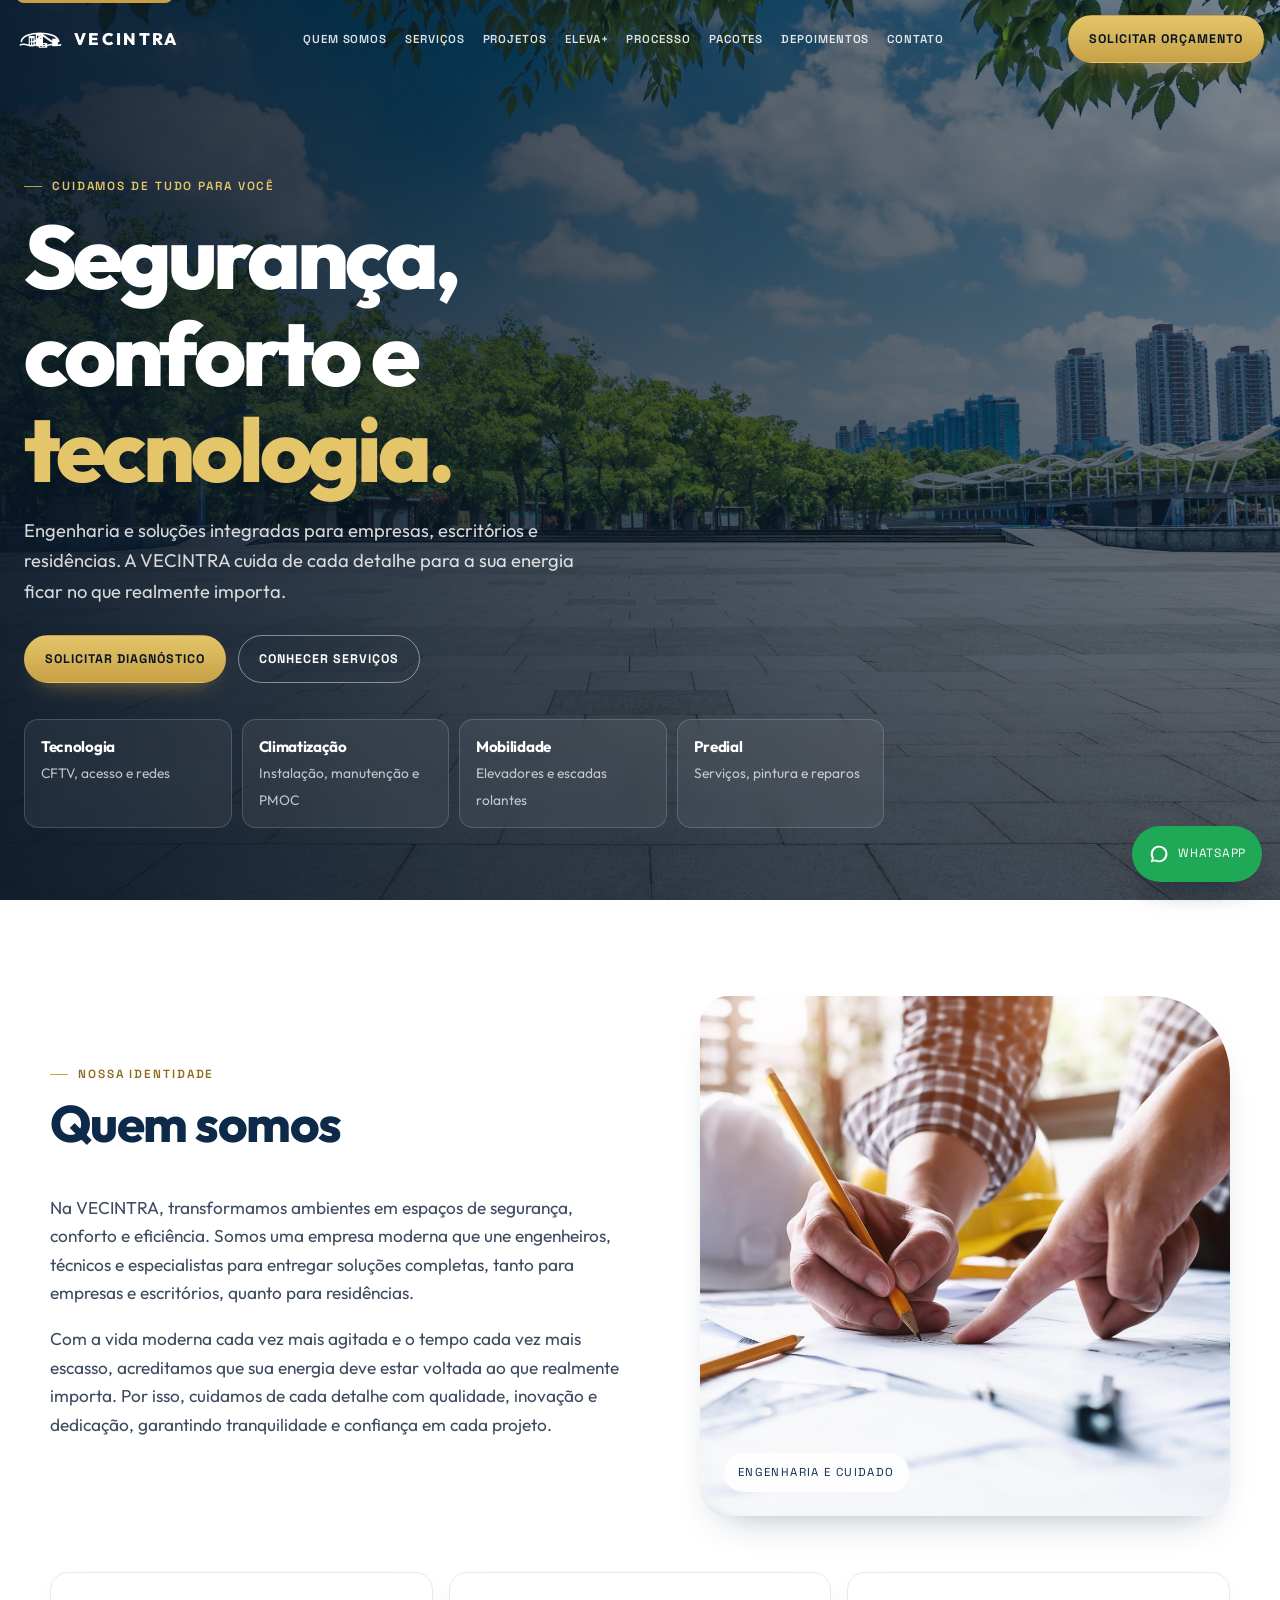
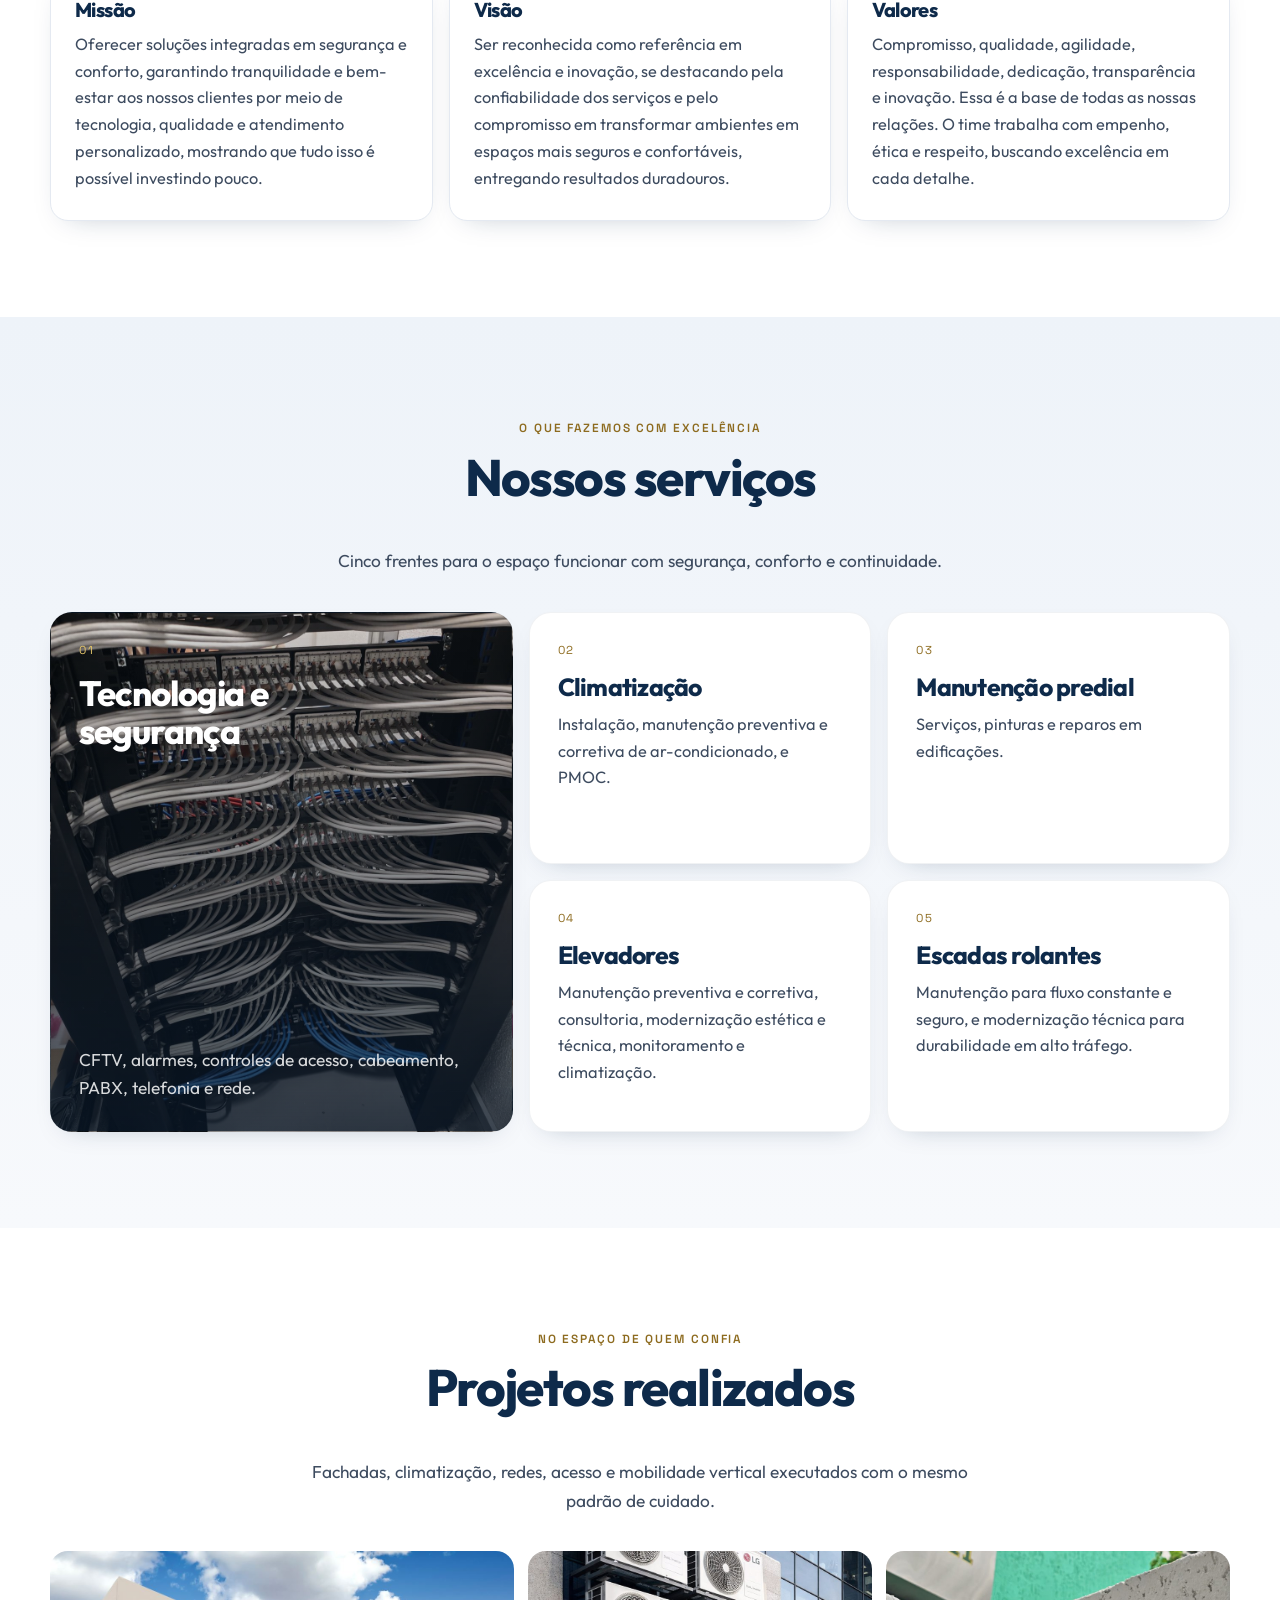
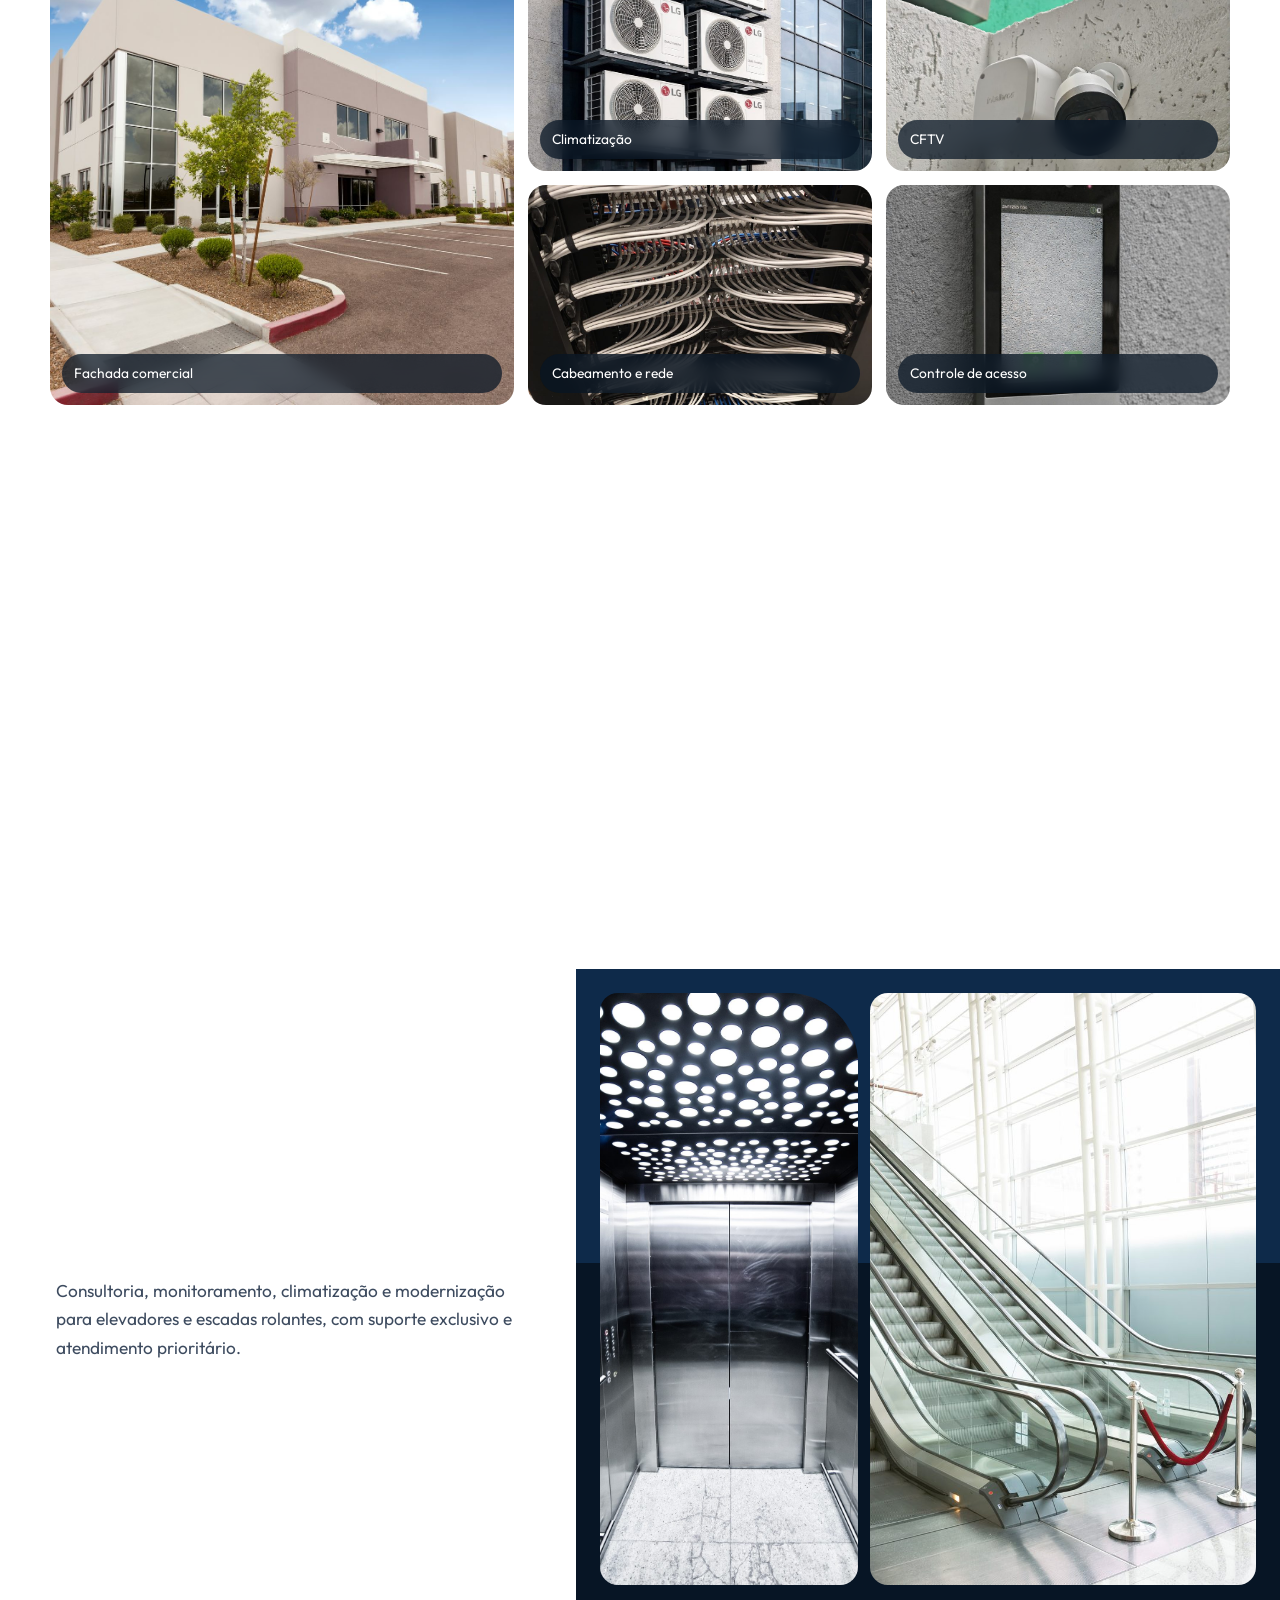
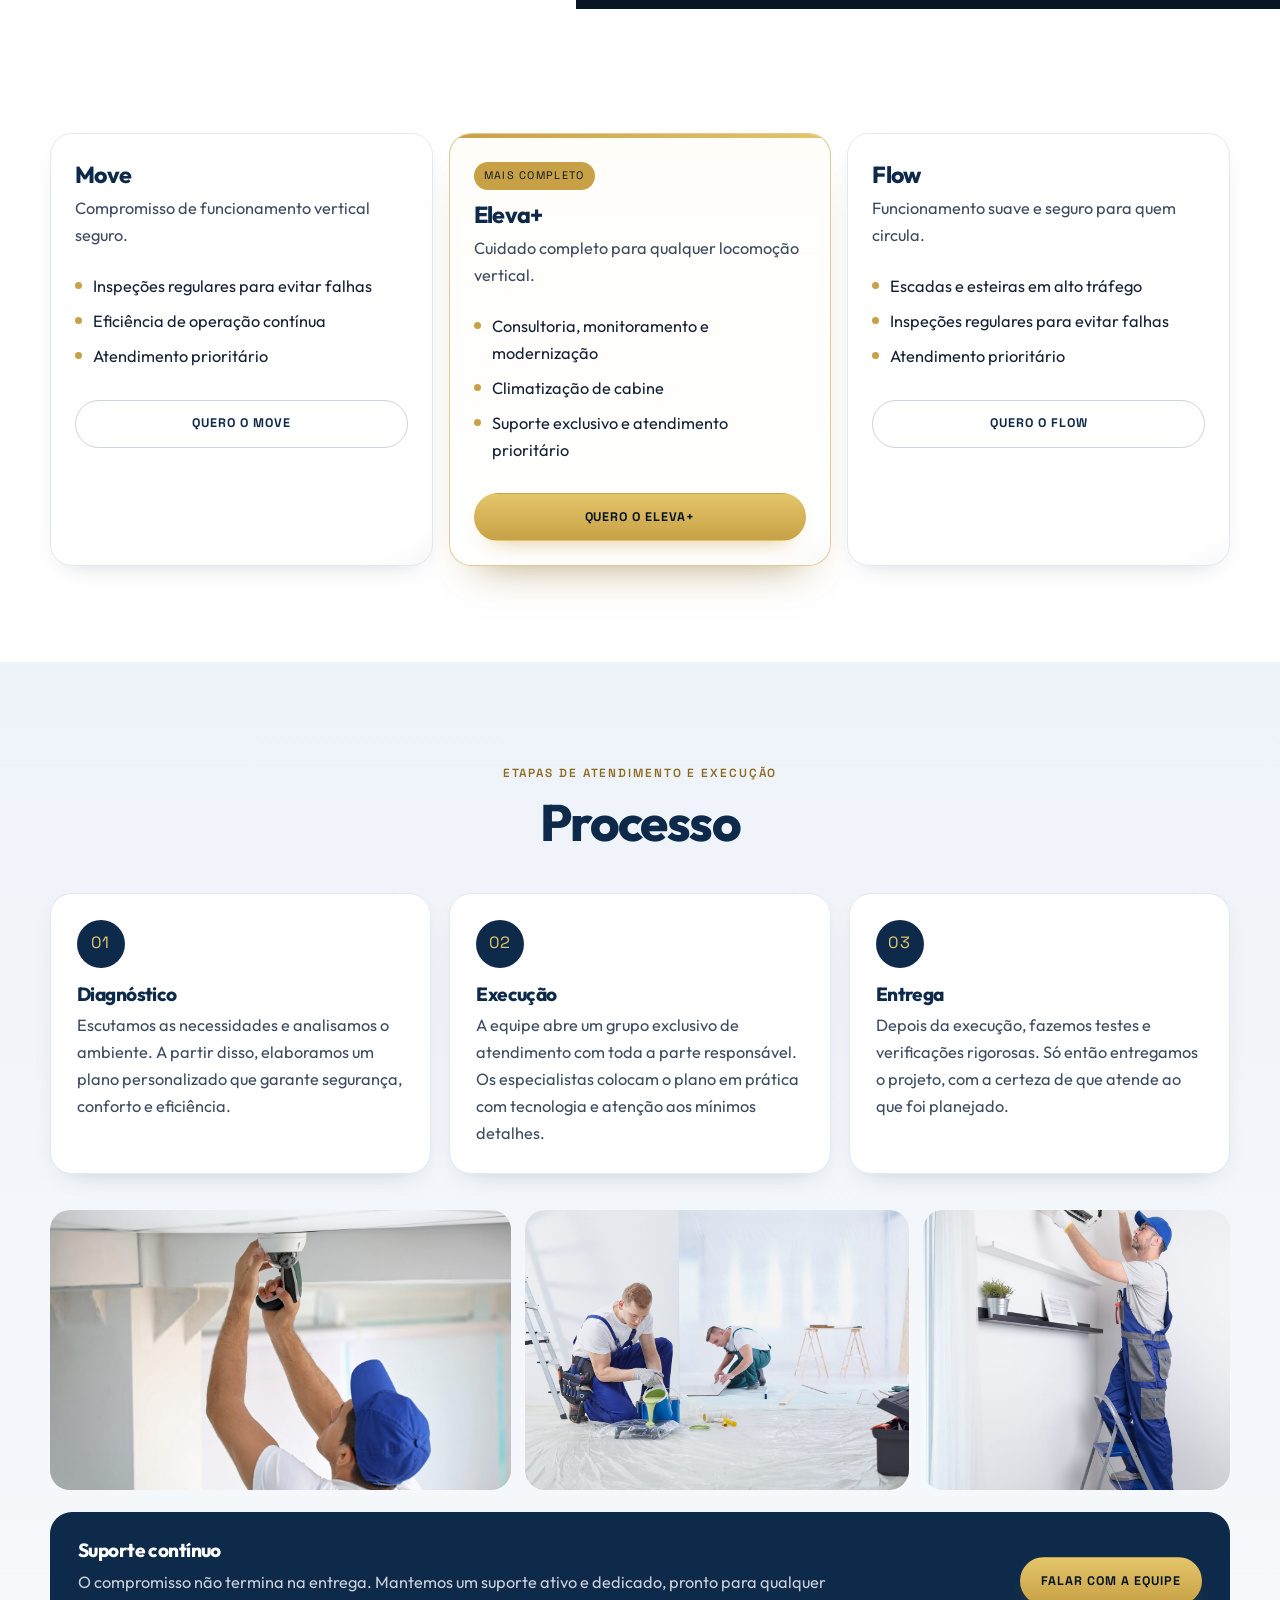
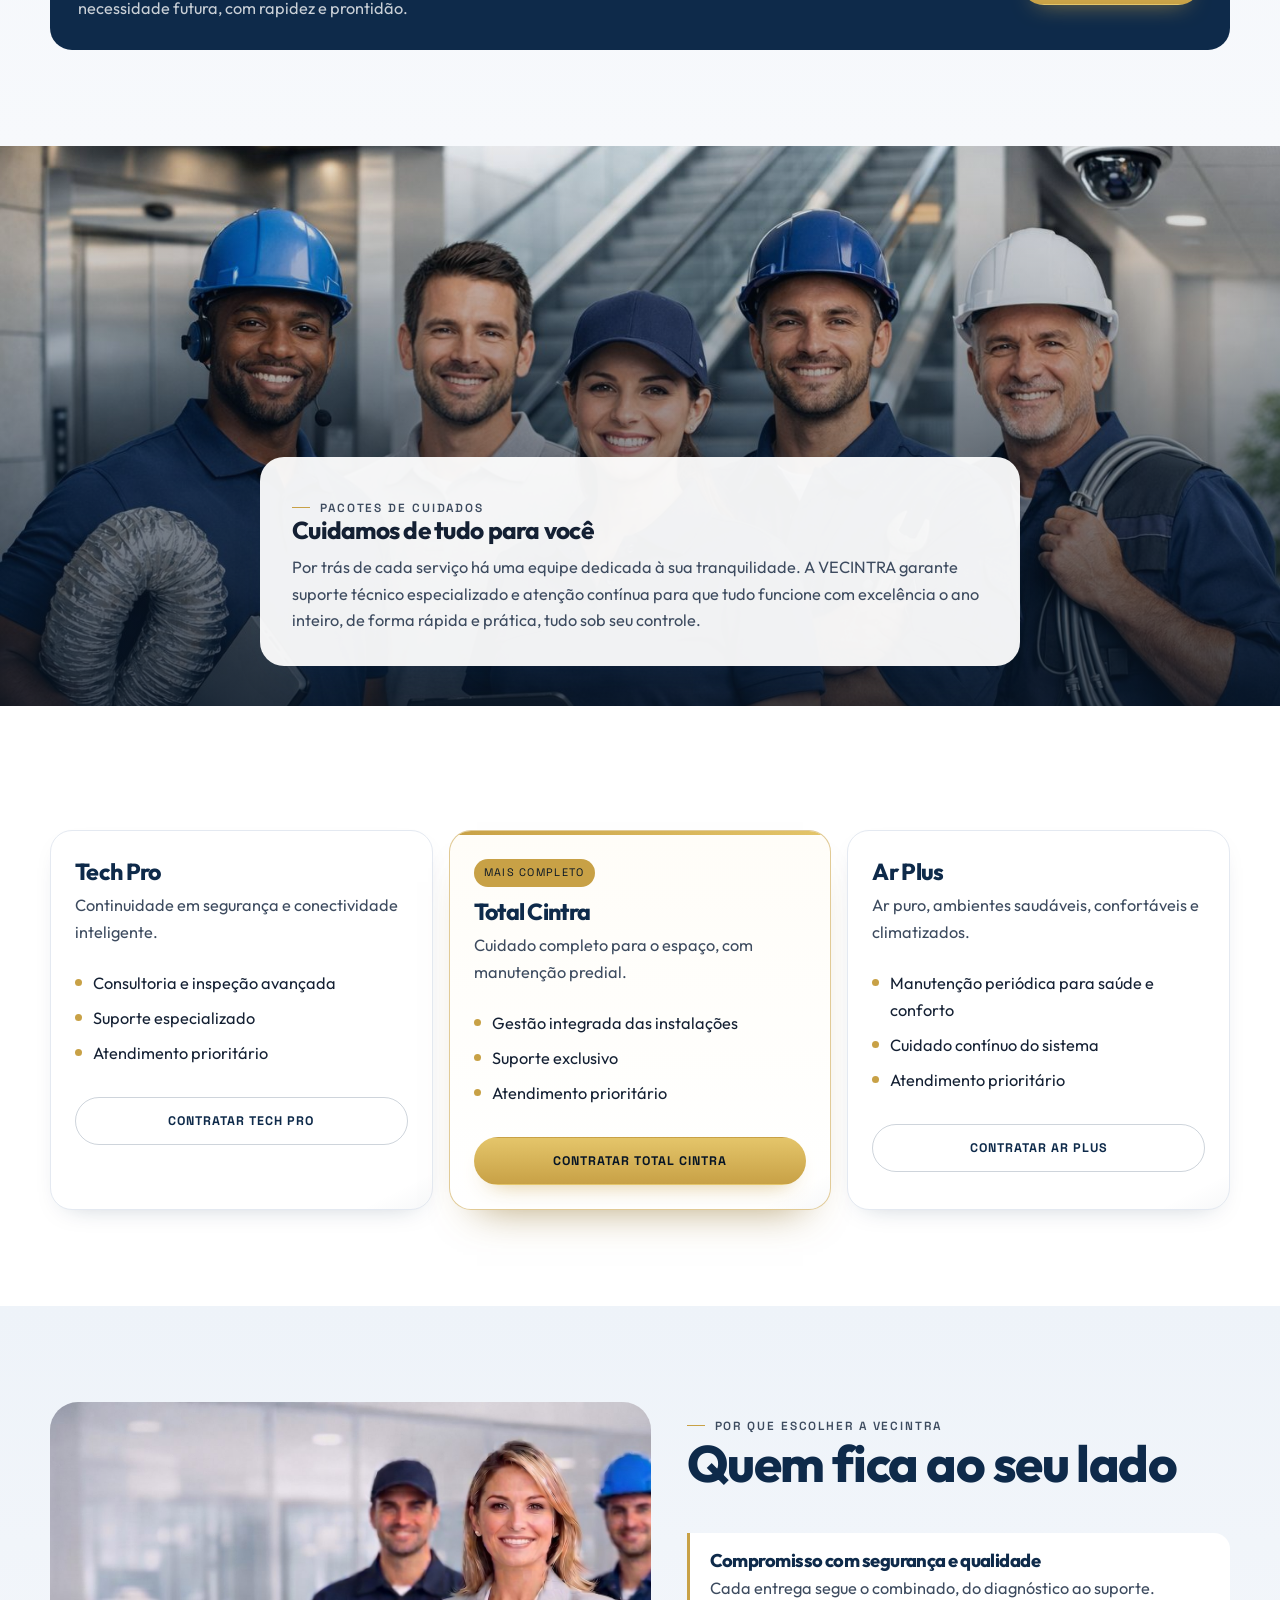
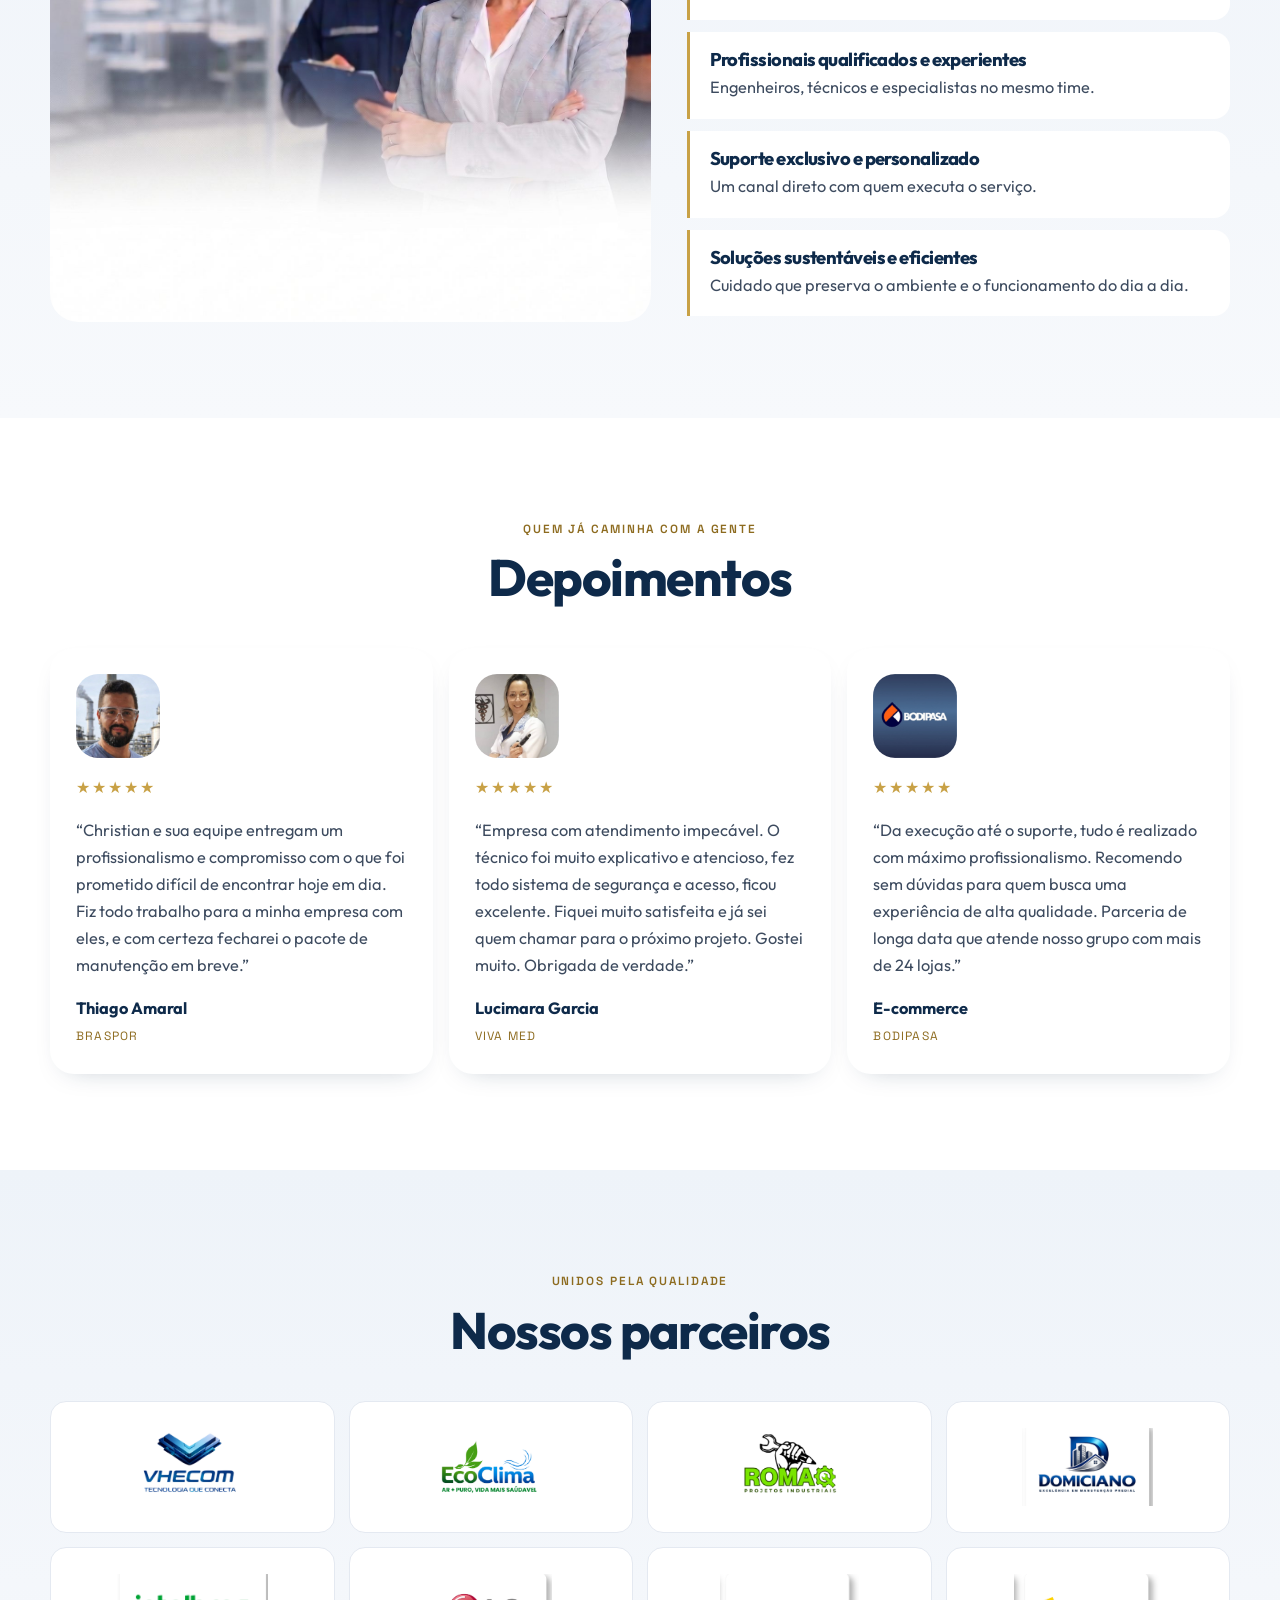
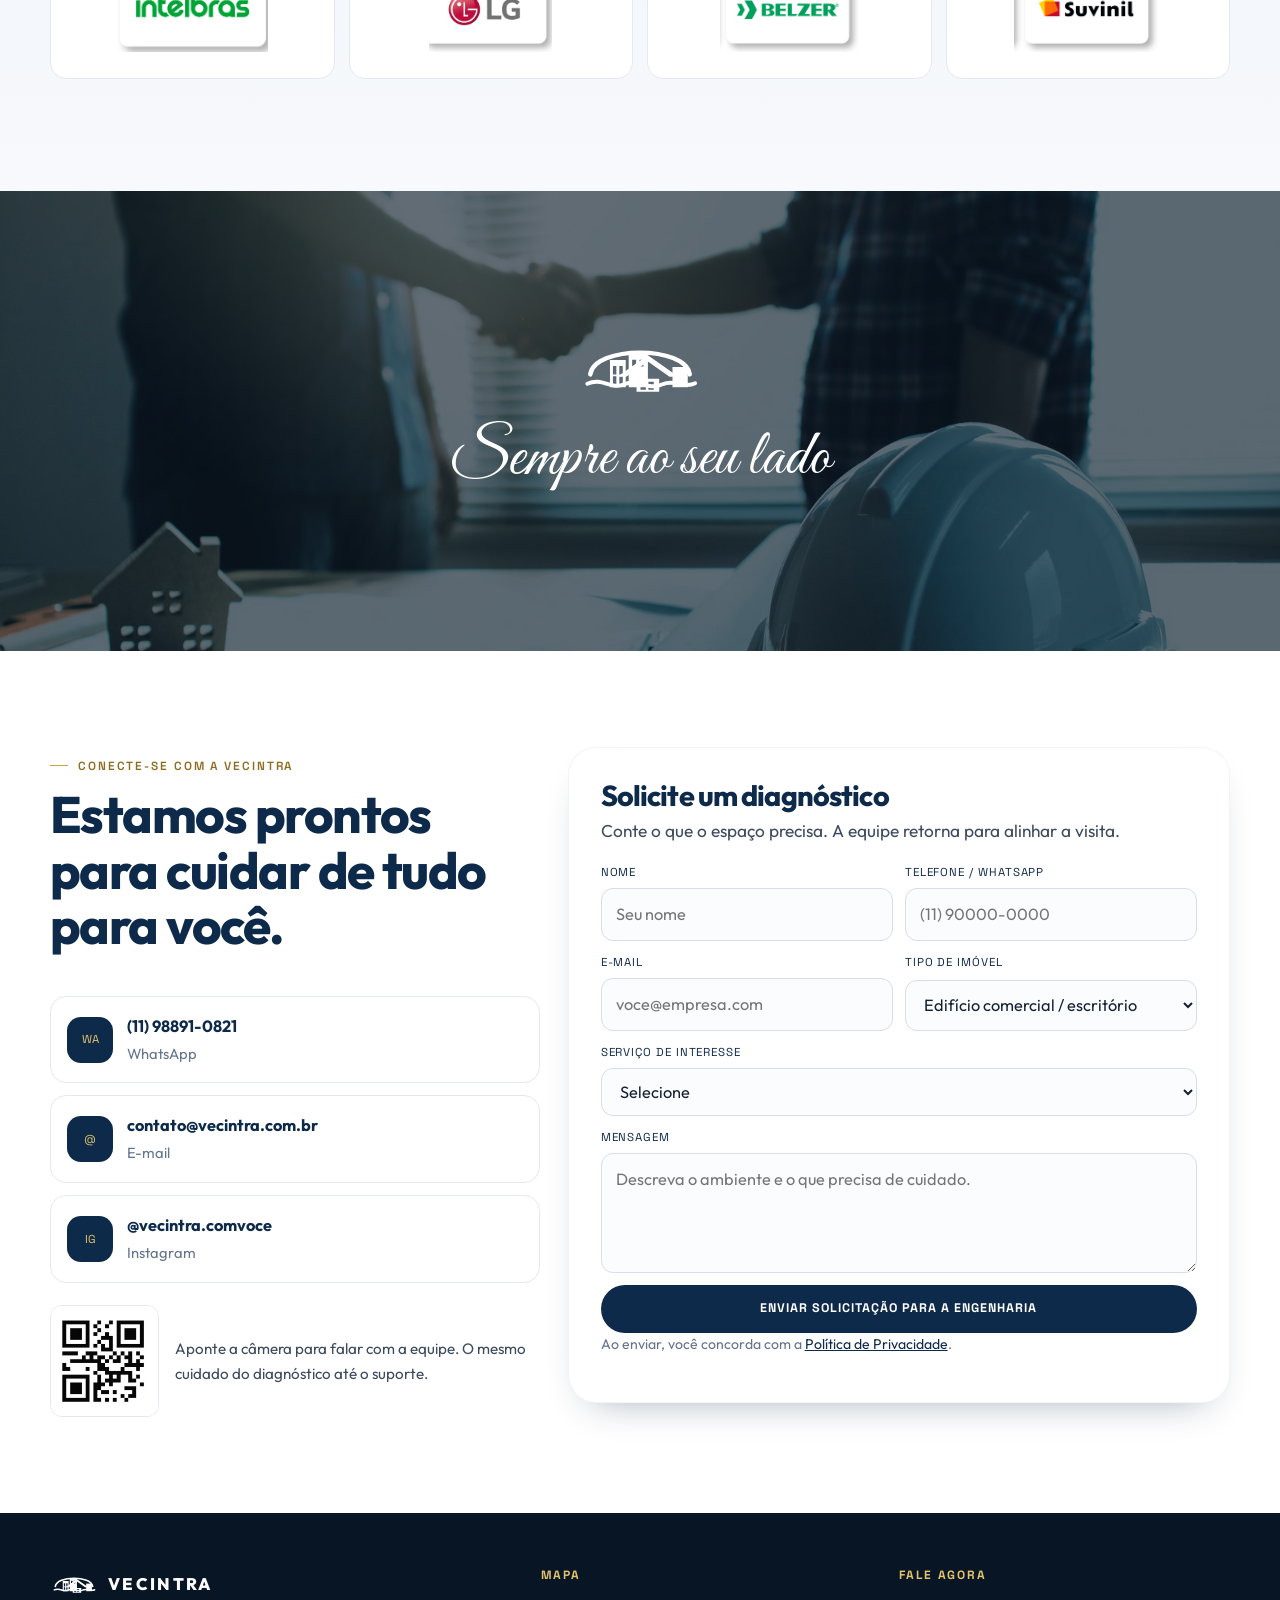
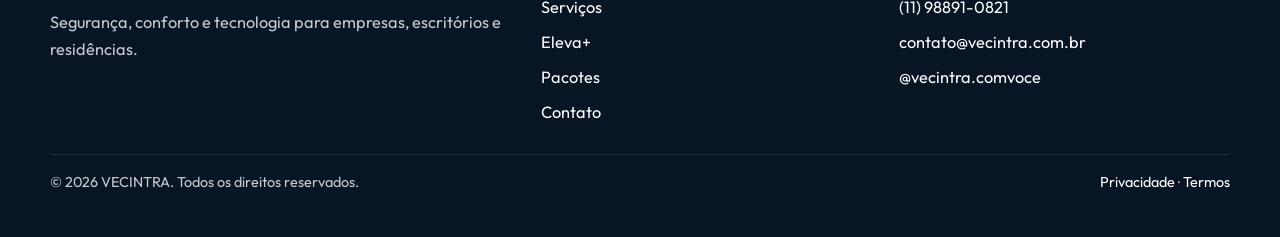
<file: index.html>
<!DOCTYPE html>
<html lang="pt-BR">
<head>
  <script>document.documentElement.classList.add("js")</script>
  <meta charset="utf-8">
  <meta name="viewport" content="width=device-width, initial-scale=1">
  <title>VECINTRA — Segurança, conforto e tecnologia</title>
  <meta name="description" content="A VECINTRA cuida de segurança, climatização, manutenção predial, elevadores e escadas rolantes para empresas, escritórios e residências.">
  <meta name="theme-color" content="#0e2a4a">
  <link rel="icon" href="favicon.svg" type="image/svg+xml">
  <link rel="preconnect" href="https://fonts.googleapis.com">
  <link rel="preconnect" href="https://fonts.gstatic.com" crossorigin>
  <link href="https://fonts.googleapis.com/css2?family=Great+Vibes&family=Outfit:wght@400;500;600;700;800&family=Space+Grotesk:wght@500;600;700&display=swap" rel="stylesheet">
  <link rel="stylesheet" href="css/styles.css">
  <link rel="preload" as="image" href="assets/hero.jpg">
</head>
<body>
  <a class="skip" href="#conteudo">Ir para o conteúdo</a>
  <div class="progress" aria-hidden="true"></div>
  <div class="loader" role="status" aria-label="Carregando">
    <div>
      <span class="mark mark--lg"></span>
      <strong>VECINTRA</strong>
    </div>
  </div>

  <header class="header">
    <div class="header__inner">
      <a class="brand" href="#topo">
        <span class="mark" aria-hidden="true"></span>
        <strong>VECINTRA</strong>
      </a>
      <nav class="nav" aria-label="Seções">
        <a href="#quem-somos">Quem somos</a>
        <a href="#servicos">Serviços</a>
        <a href="#projetos">Projetos</a>
        <a href="#eleva">Eleva+</a>
        <a href="#processo">Processo</a>
        <a href="#pacotes">Pacotes</a>
        <a href="#depoimentos">Depoimentos</a>
        <a href="#contato">Contato</a>
      </nav>
      <a class="btn btn--gold header__cta" href="#contato">Solicitar orçamento</a>
      <button class="menu-btn" type="button" aria-expanded="false" aria-label="Abrir menu"><span></span></button>
    </div>
  </header>

  <main id="conteudo">
    <section class="hero" id="topo">
      <div class="hero__media">
        <img src="assets/hero.jpg" alt="Cidade e área verde, cenário da VECINTRA">
      </div>
      <div class="hero__shade"></div>
      <div class="hero__content">
        <p class="eyebrow reveal">Cuidamos de tudo para você</p>
        <h1 class="reveal" style="--d:1">Segurança, conforto e <em>tecnologia.</em></h1>
        <p class="hero__text reveal" style="--d:2">Engenharia e soluções integradas para empresas, escritórios e residências. A VECINTRA cuida de cada detalhe para a sua energia ficar no que realmente importa.</p>
        <div class="hero__actions reveal" style="--d:3">
          <a class="btn btn--gold" href="#contato">Solicitar diagnóstico</a>
          <a class="btn btn--ghost" href="#servicos">Conhecer serviços</a>
        </div>
        <ul class="hero__facts reveal" style="--d:4">
          <li><strong>Tecnologia</strong><span>CFTV, acesso e redes</span></li>
          <li><strong>Climatização</strong><span>Instalação, manutenção e PMOC</span></li>
          <li><strong>Mobilidade</strong><span>Elevadores e escadas rolantes</span></li>
          <li><strong>Predial</strong><span>Serviços, pintura e reparos</span></li>
        </ul>
      </div>
    </section>

    <section class="section section--paper" id="quem-somos">
      <div class="wrap">
        <div class="split">
          <div class="reveal">
            <p class="eyebrow">Nossa identidade</p>
            <h2>Quem somos</h2>
            <p class="lead">Na VECINTRA, transformamos ambientes em espaços de segurança, conforto e eficiência. Somos uma empresa moderna que une engenheiros, técnicos e especialistas para entregar soluções completas, tanto para empresas e escritórios, quanto para residências.</p>
            <p class="lead">Com a vida moderna cada vez mais agitada e o tempo cada vez mais escasso, acreditamos que sua energia deve estar voltada ao que realmente importa. Por isso, cuidamos de cada detalhe com qualidade, inovação e dedicação, garantindo tranquilidade e confiança em cada projeto.</p>
          </div>
          <div class="frame reveal" style="--d:2">
            <img src="assets/about.jpg" alt="Equipe analisando um projeto sobre a mesa">
          </div>
        </div>
        <div class="values">
          <article class="value reveal">
            <h3>Missão</h3>
            <p>Oferecer soluções integradas em segurança e conforto, garantindo tranquilidade e bem-estar aos nossos clientes por meio de tecnologia, qualidade e atendimento personalizado, mostrando que tudo isso é possível investindo pouco.</p>
          </article>
          <article class="value reveal" style="--d:1">
            <h3>Visão</h3>
            <p>Ser reconhecida como referência em excelência e inovação, se destacando pela confiabilidade dos serviços e pelo compromisso em transformar ambientes em espaços mais seguros e confortáveis, entregando resultados duradouros.</p>
          </article>
          <article class="value reveal" style="--d:2">
            <h3>Valores</h3>
            <p>Compromisso, qualidade, agilidade, responsabilidade, dedicação, transparência e inovação. Essa é a base de todas as nossas relações. O time trabalha com empenho, ética e respeito, buscando excelência em cada detalhe.</p>
          </article>
        </div>
      </div>
    </section>

    <section class="section section--mist" id="servicos">
      <div class="wrap">
        <div class="center reveal">
          <p class="eyebrow">O que fazemos com excelência</p>
          <h2>Nossos serviços</h2>
          <p class="lead">Cinco frentes para o espaço funcionar com segurança, conforto e continuidade.</p>
        </div>
        <div class="services" style="margin-top:36px">
          <article class="service reveal">
            <span class="service__index">01</span>
            <h3>Tecnologia e segurança</h3>
            <p>CFTV, alarmes, controles de acesso, cabeamento, PABX, telefonia e rede.</p>
          </article>
          <article class="service reveal" style="--d:1">
            <span class="service__index">02</span>
            <h3>Climatização</h3>
            <p>Instalação, manutenção preventiva e corretiva de ar-condicionado, e PMOC.</p>
          </article>
          <article class="service reveal" style="--d:2">
            <span class="service__index">03</span>
            <h3>Manutenção predial</h3>
            <p>Serviços, pinturas e reparos em edificações.</p>
          </article>
          <article class="service reveal" style="--d:3">
            <span class="service__index">04</span>
            <h3>Elevadores</h3>
            <p>Manutenção preventiva e corretiva, consultoria, modernização estética e técnica, monitoramento e climatização.</p>
          </article>
          <article class="service reveal" style="--d:4">
            <span class="service__index">05</span>
            <h3>Escadas rolantes</h3>
            <p>Manutenção para fluxo constante e seguro, e modernização técnica para durabilidade em alto tráfego.</p>
          </article>
        </div>
      </div>
    </section>

    <section class="section section--paper" id="projetos">
      <div class="wrap">
        <div class="center reveal">
          <p class="eyebrow">No espaço de quem confia</p>
          <h2>Projetos realizados</h2>
          <p class="lead">Fachadas, climatização, redes, acesso e mobilidade vertical executados com o mesmo padrão de cuidado.</p>
        </div>
        <div class="gallery" style="margin-top:36px">
          <button class="shot reveal" type="button" data-full="assets/projeto-fachada.jpg" data-caption="Fachada comercial"><img src="assets/projeto-fachada.jpg" alt="Fachada de edifício comercial"><span>Fachada comercial</span></button>
          <button class="shot reveal" type="button" data-full="assets/projeto-climatizacao.jpg" data-caption="Climatização"><img src="assets/projeto-climatizacao.jpg" alt="Condensadoras de ar-condicionado na fachada"><span>Climatização</span></button>
          <button class="shot reveal" type="button" data-full="assets/projeto-cftv.jpg" data-caption="CFTV"><img src="assets/projeto-cftv.jpg" alt="Câmera de segurança instalada"><span>CFTV</span></button>
          <button class="shot reveal" type="button" data-full="assets/projeto-rede.jpg" data-caption="Cabeamento e rede"><img src="assets/projeto-rede.jpg" alt="Rack de cabeamento estruturado"><span>Cabeamento e rede</span></button>
          <button class="shot reveal" type="button" data-full="assets/projeto-acesso.jpg" data-caption="Controle de acesso"><img src="assets/projeto-acesso.jpg" alt="Controlador de acesso Intelbras"><span>Controle de acesso</span></button>
          <button class="shot reveal" type="button" data-full="assets/projeto-ambiente.jpg" data-caption="Ambiente climatizado"><img src="assets/projeto-ambiente.jpg" alt="Ambiente interno com câmera e ar-condicionado"><span>Ambiente climatizado</span></button>
          <button class="shot reveal" type="button" data-full="assets/elevador-cabine.jpg" data-caption="Cabine de elevador"><img src="assets/elevador-cabine.jpg" alt="Interior de cabine de elevador"><span>Cabine de elevador</span></button>
          <button class="shot reveal" type="button" data-full="assets/elevador-moderno.jpg" data-caption="Elevador moderno"><img src="assets/elevador-moderno.jpg" alt="Elevador com acabamento metálico"><span>Elevador moderno</span></button>
          <button class="shot reveal" type="button" data-full="assets/escada-rolante.jpg" data-caption="Escada rolante"><img src="assets/escada-rolante.jpg" alt="Escadas rolantes em átrio iluminado"><span>Escada rolante</span></button>
        </div>
      </div>
    </section>

    <section id="eleva">
      <div class="eleva">
        <div class="eleva__copy">
          <p class="eyebrow reveal">Mobilidade segura e moderna</p>
          <h2 class="reveal" style="--d:1">Eleva<span>+</span></h2>
          <p class="lead reveal" style="--d:2">Consultoria, monitoramento, climatização e modernização para elevadores e escadas rolantes, com suporte exclusivo e atendimento prioritário.</p>
        </div>
        <div class="eleva__photos">
          <img src="assets/elevador-cabine.jpg" alt="Cabine de elevador em aço">
          <img src="assets/escada-rolante.jpg" alt="Escada rolante em ambiente corporativo">
        </div>
      </div>
    </section>
    <section class="section section--paper">
      <div class="wrap">
        <div class="plans">
          <article class="plan reveal">
            <h3>Move</h3>
            <p>Compromisso de funcionamento vertical seguro.</p>
            <ul>
              <li>Inspeções regulares para evitar falhas</li>
              <li>Eficiência de operação contínua</li>
              <li>Atendimento prioritário</li>
            </ul>
            <button class="btn btn--line" type="button" data-servico="ELEVA+ MOVE">Quero o Move</button>
          </article>
          <article class="plan plan--gold reveal" style="--d:1">
            <span class="seal">Mais completo</span>
            <h3>Eleva+</h3>
            <p>Cuidado completo para qualquer locomoção vertical.</p>
            <ul>
              <li>Consultoria, monitoramento e modernização</li>
              <li>Climatização de cabine</li>
              <li>Suporte exclusivo e atendimento prioritário</li>
            </ul>
            <button class="btn btn--gold" type="button" data-servico="ELEVA+ Completo">Quero o Eleva+</button>
          </article>
          <article class="plan reveal" style="--d:2">
            <h3>Flow</h3>
            <p>Funcionamento suave e seguro para quem circula.</p>
            <ul>
              <li>Escadas e esteiras em alto tráfego</li>
              <li>Inspeções regulares para evitar falhas</li>
              <li>Atendimento prioritário</li>
            </ul>
            <button class="btn btn--line" type="button" data-servico="ELEVA+ FLOW">Quero o Flow</button>
          </article>
        </div>
      </div>
    </section>

    <section class="section section--mist" id="processo">
      <div class="wrap">
        <div class="center reveal">
          <p class="eyebrow">Etapas de atendimento e execução</p>
          <h2>Processo</h2>
        </div>
        <ol class="steps">
          <li class="reveal">
            <span class="steps__n">01</span>
            <h3>Diagnóstico</h3>
            <p>Escutamos as necessidades e analisamos o ambiente. A partir disso, elaboramos um plano personalizado que garante segurança, conforto e eficiência.</p>
          </li>
          <li class="reveal" style="--d:1">
            <span class="steps__n">02</span>
            <h3>Execução</h3>
            <p>A equipe abre um grupo exclusivo de atendimento com toda a parte responsável. Os especialistas colocam o plano em prática com tecnologia e atenção aos mínimos detalhes.</p>
          </li>
          <li class="reveal" style="--d:2">
            <span class="steps__n">03</span>
            <h3>Entrega</h3>
            <p>Depois da execução, fazemos testes e verificações rigorosas. Só então entregamos o projeto, com a certeza de que atende ao que foi planejado.</p>
          </li>
        </ol>
        <div class="process-photos reveal">
          <img src="assets/processo-cftv.jpg" alt="Técnico instalando câmera de segurança">
          <img src="assets/processo-predial.jpg" alt="Equipe em manutenção predial">
          <img src="assets/processo-ar.jpg" alt="Técnico em manutenção de ar-condicionado">
        </div>
        <div class="support reveal">
          <div>
            <h3>Suporte contínuo</h3>
            <p>O compromisso não termina na entrega. Mantemos um suporte ativo e dedicado, pronto para qualquer necessidade futura, com rapidez e prontidão.</p>
          </div>
          <a class="btn btn--gold" href="#contato">Falar com a equipe</a>
        </div>
      </div>
    </section>

    <section class="band" id="pacotes">
      <img src="assets/equipe-completa.jpg" alt="Equipe técnica da VECINTRA">
      <div class="band__shade"></div>
      <div class="band__card reveal">
        <p class="eyebrow">Pacotes de cuidados</p>
        <h2>Cuidamos de tudo para você</h2>
        <p>Por trás de cada serviço há uma equipe dedicada à sua tranquilidade. A VECINTRA garante suporte técnico especializado e atenção contínua para que tudo funcione com excelência o ano inteiro, de forma rápida e prática, tudo sob seu controle.</p>
      </div>
    </section>

    <section class="section section--paper">
      <div class="wrap">
        <div class="plans">
          <article class="plan reveal">
            <h3>Tech Pro</h3>
            <p>Continuidade em segurança e conectividade inteligente.</p>
            <ul>
              <li>Consultoria e inspeção avançada</li>
              <li>Suporte especializado</li>
              <li>Atendimento prioritário</li>
            </ul>
            <button class="btn btn--line" type="button" data-servico="TECH PRO">Contratar Tech Pro</button>
          </article>
          <article class="plan plan--gold reveal" style="--d:1">
            <span class="seal">Mais completo</span>
            <h3>Total Cintra</h3>
            <p>Cuidado completo para o espaço, com manutenção predial.</p>
            <ul>
              <li>Gestão integrada das instalações</li>
              <li>Suporte exclusivo</li>
              <li>Atendimento prioritário</li>
            </ul>
            <button class="btn btn--gold" type="button" data-servico="TOTAL CINTRA">Contratar Total Cintra</button>
          </article>
          <article class="plan reveal" style="--d:2">
            <h3>Ar Plus</h3>
            <p>Ar puro, ambientes saudáveis, confortáveis e climatizados.</p>
            <ul>
              <li>Manutenção periódica para saúde e conforto</li>
              <li>Cuidado contínuo do sistema</li>
              <li>Atendimento prioritário</li>
            </ul>
            <button class="btn btn--line" type="button" data-servico="AR PLUS">Contratar Ar Plus</button>
          </article>
        </div>
      </div>
    </section>

    <section class="section section--mist" id="porque">
      <div class="wrap why">
        <img class="reveal" src="assets/equipe.jpg" alt="Profissionais da VECINTRA em ambiente corporativo">
        <div>
          <p class="eyebrow reveal">Por que escolher a VECINTRA</p>
          <h2 class="reveal" style="--d:1">Quem fica ao seu lado</h2>
          <div class="why__list" style="margin-top:22px">
            <article class="reveal"><h3>Compromisso com segurança e qualidade</h3><p>Cada entrega segue o combinado, do diagnóstico ao suporte.</p></article>
            <article class="reveal" style="--d:1"><h3>Profissionais qualificados e experientes</h3><p>Engenheiros, técnicos e especialistas no mesmo time.</p></article>
            <article class="reveal" style="--d:2"><h3>Suporte exclusivo e personalizado</h3><p>Um canal direto com quem executa o serviço.</p></article>
            <article class="reveal" style="--d:3"><h3>Soluções sustentáveis e eficientes</h3><p>Cuidado que preserva o ambiente e o funcionamento do dia a dia.</p></article>
          </div>
        </div>
      </div>
    </section>

    <section class="section section--paper" id="depoimentos">
      <div class="wrap">
        <div class="center reveal">
          <p class="eyebrow">Quem já caminha com a gente</p>
          <h2>Depoimentos</h2>
        </div>
        <div class="quotes" style="margin-top:32px">
          <figure class="quote reveal">
            <img src="assets/depoimento-thiago.jpg" alt="Thiago Amaral">
            <div class="stars" aria-label="5 estrelas">★★★★★</div>
            <blockquote>“Christian e sua equipe entregam um profissionalismo e compromisso com o que foi prometido difícil de encontrar hoje em dia. Fiz todo trabalho para a minha empresa com eles, e com certeza fecharei o pacote de manutenção em breve.”</blockquote>
            <figcaption><strong>Thiago Amaral</strong><span>Braspor</span></figcaption>
          </figure>
          <figure class="quote reveal" style="--d:1">
            <img src="assets/depoimento-lucimara.jpg" alt="Lucimara Garcia">
            <div class="stars" aria-label="5 estrelas">★★★★★</div>
            <blockquote>“Empresa com atendimento impecável. O técnico foi muito explicativo e atencioso, fez todo sistema de segurança e acesso, ficou excelente. Fiquei muito satisfeita e já sei quem chamar para o próximo projeto. Gostei muito. Obrigada de verdade.”</blockquote>
            <figcaption><strong>Lucimara Garcia</strong><span>Viva Med</span></figcaption>
          </figure>
          <figure class="quote reveal" style="--d:2">
            <img src="assets/logo-bodipasa.png" alt="Logo Bodipasa">
            <div class="stars" aria-label="5 estrelas">★★★★★</div>
            <blockquote>“Da execução até o suporte, tudo é realizado com máximo profissionalismo. Recomendo sem dúvidas para quem busca uma experiência de alta qualidade. Parceria de longa data que atende nosso grupo com mais de 24 lojas.”</blockquote>
            <figcaption><strong>E-commerce</strong><span>Bodipasa</span></figcaption>
          </figure>
        </div>
      </div>
    </section>

    <section class="section section--mist" id="parceiros">
      <div class="wrap">
        <div class="center reveal">
          <p class="eyebrow">Unidos pela qualidade</p>
          <h2>Nossos parceiros</h2>
        </div>
        <ul class="partners" style="margin-top:32px">
          <li class="reveal"><img src="assets/parceiro-vhecom.png" alt="Vhecom"></li>
          <li class="reveal"><img src="assets/parceiro-ecoclima.png" alt="EcoClima"></li>
          <li class="reveal"><img src="assets/parceiro-roma.png" alt="Roma Projetos Industriais"></li>
          <li class="reveal"><img src="assets/parceiro-domiciano.png" alt="Domiciano"></li>
          <li class="reveal"><img src="assets/parceiro-intelbras.png" alt="Intelbras"></li>
          <li class="reveal"><img src="assets/parceiro-lg.png" alt="LG"></li>
          <li class="reveal"><img src="assets/parceiro-belzer.png" alt="Belzer"></li>
          <li class="reveal"><img src="assets/parceiro-suvinil.png" alt="Suvinil"></li>
        </ul>
      </div>
    </section>

    <section class="signature">
      <img src="assets/assinatura.jpg" alt="">
      <div class="signature__shade"></div>
      <div class="signature__inner reveal">
        <span class="mark mark--lg"></span>
        <em>Sempre ao seu lado</em>
      </div>
    </section>

    <section class="section section--paper" id="contato">
      <div class="wrap contact">
        <div class="reveal">
          <p class="eyebrow">Conecte-se com a VECINTRA</p>
          <h2>Estamos prontos para cuidar de tudo para você.</h2>
          <div class="channels">
            <a class="channel" href="https://wa.me/5511988910821" target="_blank" rel="noopener">
              <i>WA</i>
              <div><strong>(11) 98891-0821</strong><span>WhatsApp</span></div>
            </a>
            <a class="channel" href="mailto:contato@vecintra.com.br">
              <i>@</i>
              <div><strong>contato@vecintra.com.br</strong><span>E-mail</span></div>
            </a>
            <a class="channel" href="https://instagram.com/vecintra.comvoce" target="_blank" rel="noopener">
              <i>IG</i>
              <div><strong>@vecintra.comvoce</strong><span>Instagram</span></div>
            </a>
          </div>
          <div class="qr">
            <img src="assets/qr-contato.jpg" alt="QR Code de contato da VECINTRA">
            <p>Aponte a câmera para falar com a equipe. O mesmo cuidado do diagnóstico até o suporte.</p>
          </div>
        </div>
        <form class="form reveal" id="diagnostico" style="--d:1">
          <div class="fields">
            <h3>Solicite um diagnóstico</h3>
            <p class="lead">Conte o que o espaço precisa. A equipe retorna para alinhar a visita.</p>
            <p class="form__error" role="alert"></p>
            <div class="grid-2">
              <label><span>Nome</span><input name="nome" autocomplete="name" required placeholder="Seu nome"></label>
              <label><span>Telefone / WhatsApp</span><input name="telefone" autocomplete="tel" required placeholder="(11) 90000-0000"></label>
            </div>
            <div class="grid-2">
              <label><span>E-mail</span><input name="email" type="email" autocomplete="email" required placeholder="voce@empresa.com"></label>
              <label><span>Tipo de imóvel</span>
                <select name="imovel">
                  <option>Edifício comercial / escritório</option>
                  <option>Rede de varejo / loja</option>
                  <option>Condomínio</option>
                  <option>Indústria / galpão</option>
                  <option>Residência</option>
                </select>
              </label>
            </div>
            <label><span>Serviço de interesse</span>
              <select name="servico" required>
                <option value="">Selecione</option>
                <option>TOTAL CINTRA</option>
                <option>TECH PRO</option>
                <option>AR PLUS</option>
                <option>ELEVA+ Completo</option>
                <option>ELEVA+ MOVE</option>
                <option>ELEVA+ FLOW</option>
                <option>Manutenção predial</option>
                <option>Outro atendimento</option>
              </select>
            </label>
            <label><span>Mensagem</span><textarea name="mensagem" placeholder="Descreva o ambiente e o que precisa de cuidado."></textarea></label>
            <div class="hp" aria-hidden="true"><label>Empresa<input name="empresa_site" tabindex="-1" autocomplete="off"></label></div>
            <button class="btn btn--navy btn--block" type="submit">Enviar solicitação para a engenharia</button>
            <p class="form__note">Ao enviar, você concorda com a <a href="privacidade.html">Política de Privacidade</a>.</p>
          </div>
          <div class="success">
            <h3></h3>
            <p></p>
            <a class="btn btn--gold" target="_blank" rel="noopener" href="https://wa.me/5511988910821">Abrir WhatsApp</a>
            <p><button class="btn btn--line" type="button">Enviar outra solicitação</button></p>
          </div>
        </form>
      </div>
    </section>
  </main>

  <footer class="footer">
    <div class="wrap">
      <div class="footer__grid">
        <div>
          <a class="brand" href="#topo"><span class="mark"></span><strong>VECINTRA</strong></a>
          <p>Segurança, conforto e tecnologia para empresas, escritórios e residências.</p>
        </div>
        <div>
          <h3>Mapa</h3>
          <ul>
            <li><a href="#servicos">Serviços</a></li>
            <li><a href="#eleva">Eleva+</a></li>
            <li><a href="#pacotes">Pacotes</a></li>
            <li><a href="#contato">Contato</a></li>
          </ul>
        </div>
        <div>
          <h3>Fale agora</h3>
          <ul>
            <li><a href="https://wa.me/5511988910821">(11) 98891-0821</a></li>
            <li><a href="mailto:contato@vecintra.com.br">contato@vecintra.com.br</a></li>
            <li><a href="https://instagram.com/vecintra.comvoce">@vecintra.comvoce</a></li>
          </ul>
        </div>
      </div>
      <div class="footer__base">
        <p>© <span id="ano">2026</span> VECINTRA. Todos os direitos reservados.</p>
        <p><a href="privacidade.html">Privacidade</a> · <a href="termos.html">Termos</a></p>
      </div>
    </div>
  </footer>

  <a class="wa" href="https://wa.me/5511988910821" target="_blank" rel="noopener" aria-label="WhatsApp da VECINTRA"><span>WhatsApp</span></a>

  <dialog class="lightbox" id="lightbox">
    <button class="lightbox__close" type="button" aria-label="Fechar">×</button>
    <button class="lightbox__nav lightbox__nav--prev" type="button" aria-label="Anterior">‹</button>
    <figure>
      <img alt="">
      <figcaption></figcaption>
    </figure>
    <button class="lightbox__nav lightbox__nav--next" type="button" aria-label="Próxima">›</button>
  </dialog>

  <script src="js/main.js"></script>
  <script>document.getElementById("ano").textContent = new Date().getFullYear();</script>
</body>
</html>
</file>
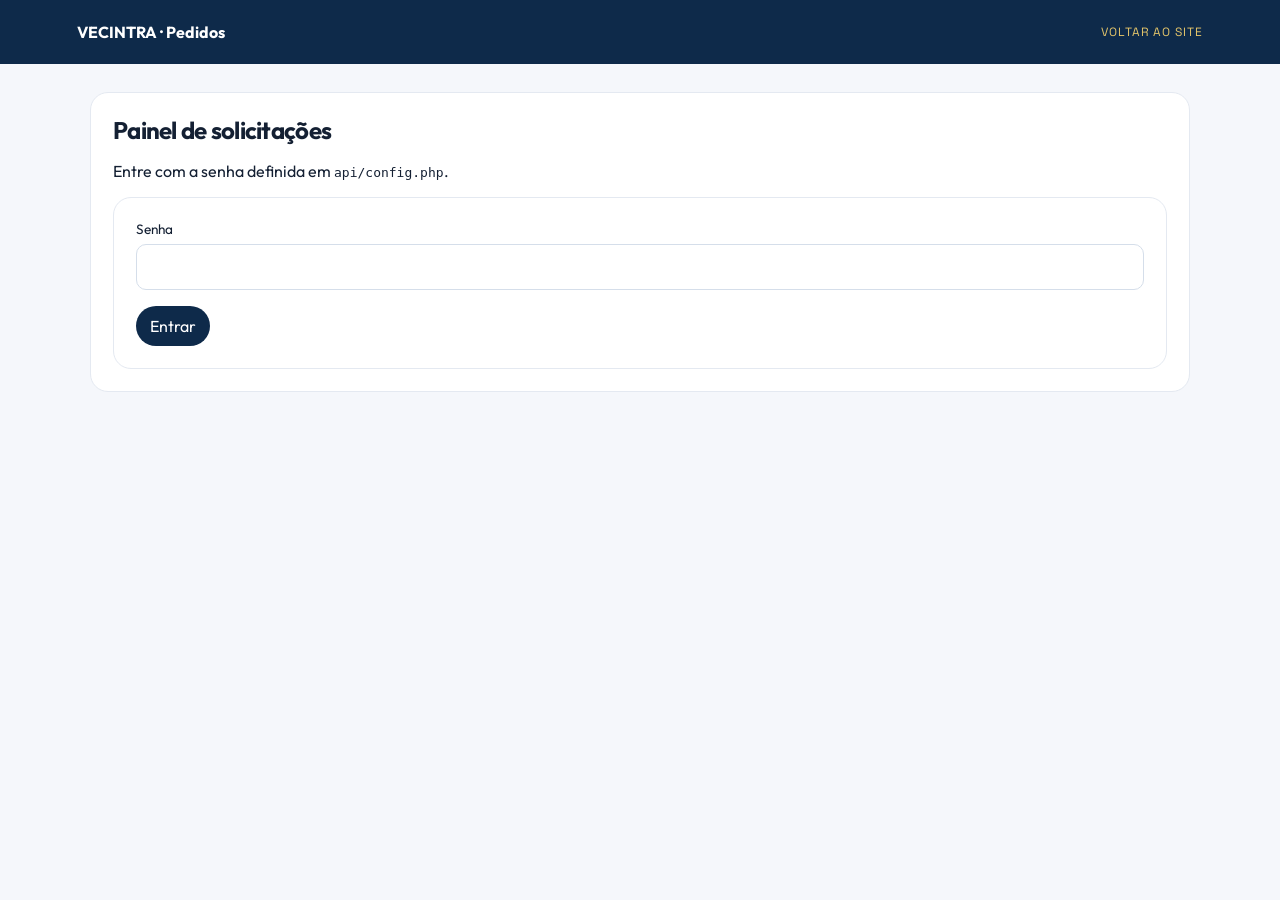
<file: admin/index.html>
<!DOCTYPE html>
<html lang="pt-BR">
<head>
  <meta charset="utf-8">
  <meta name="viewport" content="width=device-width, initial-scale=1">
  <meta name="robots" content="noindex">
  <title>Pedidos — VECINTRA</title>
  <link rel="icon" href="../favicon.svg" type="image/svg+xml">
  <link href="https://fonts.googleapis.com/css2?family=Outfit:wght@400;600;700&family=Space+Grotesk:wght@600&display=swap" rel="stylesheet">
  <style>
    :root { --navy:#0e2a4a; --gold:#c8a146; --line:#e4e9f1; --muted:#64748b; }
    * { box-sizing: border-box; }
    body { margin:0; font-family:Outfit,sans-serif; background:#f5f7fb; color:#142033; }
    header { background:var(--navy); color:white; padding:22px 6vw; display:flex; justify-content:space-between; align-items:center; }
    header a { color:#e4c56a; text-decoration:none; font-family:"Space Grotesk",sans-serif; letter-spacing:.08em; text-transform:uppercase; font-size:.75rem; }
    main { width:min(1100px, calc(100% - 32px)); margin:28px auto 60px; }
    form, .card { background:white; border:1px solid var(--line); border-radius:18px; padding:22px; }
    h1 { margin:0 0 8px; letter-spacing:-.03em; }
    label { display:grid; gap:6px; font-size:.85rem; }
    input, select, button { font:inherit; }
    input { min-height:46px; border:1px solid #d5deea; border-radius:10px; padding:0 12px; }
    button, .linkish { border:0; background:var(--navy); color:white; border-radius:999px; min-height:40px; padding:0 14px; cursor:pointer; }
    .row { display:flex; gap:8px; flex-wrap:wrap; align-items:center; }
    .lead { border-bottom:1px solid var(--line); padding:16px 0; }
    .lead:last-child { border-bottom:0; }
    .meta { color:var(--muted); font-size:.9rem; }
    .tag { font-family:"Space Grotesk",sans-serif; font-size:.68rem; letter-spacing:.08em; text-transform:uppercase; background:#fbf6ea; color:#8d6b1f; border-radius:999px; padding:4px 8px; }
    .error { color:#9f1239; }
    .empty { color:var(--muted); }
  </style>
</head>
<body>
  <header>
    <strong>VECINTRA · Pedidos</strong>
    <a href="../index.html">Voltar ao site</a>
  </header>
  <main>
    <section id="login" class="card">
      <h1>Painel de solicitações</h1>
      <p>Entre com a senha definida em <code>api/config.php</code>.</p>
      <form id="gate">
        <label>Senha<input type="password" name="senha" required autocomplete="current-password"></label>
        <p class="error" id="login-error"></p>
        <button type="submit">Entrar</button>
      </form>
    </section>
    <section id="inbox" hidden>
      <div class="row" style="margin-bottom:14px">
        <h1 style="margin:0">Solicitações</h1>
        <button type="button" id="refresh">Atualizar</button>
        <button type="button" id="leave" style="background:#fff;color:var(--navy);border:1px solid var(--line)">Sair</button>
      </div>
      <div class="card" id="list"></div>
    </section>
  </main>
  <script>
    const KEY = "vecintra_admin";
    const login = document.querySelector("#login");
    const inbox = document.querySelector("#inbox");
    const list = document.querySelector("#list");

    async function api(path, options = {}) {
      const headers = { "X-Admin-Key": sessionStorage.getItem(KEY) || "", ...(options.headers || {}) };
      const response = await fetch(path, { ...options, headers });
      const body = await response.json().catch(() => ({}));
      if (response.status === 401) {
        sessionStorage.removeItem(KEY);
        showLogin("Senha incorreta.");
        throw new Error("401");
      }
      if (!response.ok) throw new Error(body.error || "Falha ao carregar.");
      return body;
    }

    function showLogin(message) {
      login.hidden = false;
      inbox.hidden = true;
      document.querySelector("#login-error").textContent = message || "";
    }

    function statusLabel(status) {
      return { novo: "Novo", em_contato: "Em contato", concluido: "Concluído" }[status] || status;
    }

    function render(leads) {
      list.replaceChildren();
      if (!leads.length) {
        const p = document.createElement("p");
        p.className = "empty";
        p.textContent = "Nenhuma solicitação ainda.";
        list.append(p);
        return;
      }
      leads.forEach((lead) => {
        const article = document.createElement("article");
        article.className = "lead";
        const title = document.createElement("strong");
        title.textContent = lead.nome || "Sem nome";
        const tag = document.createElement("span");
        tag.className = "tag";
        tag.textContent = statusLabel(lead.status);
        const head = document.createElement("div");
        head.className = "row";
        head.append(title, tag);
        const meta = document.createElement("p");
        meta.className = "meta";
        meta.textContent = `${lead.created_at || ""} · ${lead.telefone || ""} · ${lead.email || ""} · ${lead.imovel || ""} · ${lead.servico || ""}`;
        const message = document.createElement("p");
        message.textContent = lead.mensagem || "Sem mensagem adicional.";
        const actions = document.createElement("div");
        actions.className = "row";
        const wa = document.createElement("a");
        wa.className = "linkish";
        wa.style.textDecoration = "none";
        wa.target = "_blank";
        wa.rel = "noopener";
        const digits = String(lead.telefone || "").replace(/\D/g, "");
        const phone = digits.startsWith("55") ? digits : `55${digits}`;
        wa.href = `https://wa.me/${phone}`;
        wa.textContent = "WhatsApp";
        ["novo", "em_contato", "concluido"].forEach((status) => {
          const button = document.createElement("button");
          button.type = "button";
          button.textContent = statusLabel(status);
          button.addEventListener("click", async () => {
            await api("../api/leads.php", {
              method: "POST",
              headers: { "Content-Type": "application/json" },
              body: JSON.stringify({ id: lead.id, status }),
            });
            load();
          });
          actions.append(button);
        });
        actions.prepend(wa);
        article.append(head, meta, message, actions);
        list.append(article);
      });
    }

    async function load() {
      const body = await api("../api/leads.php");
      login.hidden = true;
      inbox.hidden = false;
      render(body.leads || []);
    }

    document.querySelector("#gate").addEventListener("submit", async (event) => {
      event.preventDefault();
      sessionStorage.setItem(KEY, new FormData(event.target).get("senha"));
      try { await load(); } catch (error) { if (error.message !== "401") showLogin(error.message); }
    });
    document.querySelector("#refresh").addEventListener("click", () => load().catch((error) => alert(error.message)));
    document.querySelector("#leave").addEventListener("click", () => {
      sessionStorage.removeItem(KEY);
      showLogin("");
    });
    if (sessionStorage.getItem(KEY)) load().catch(() => showLogin(""));
  </script>
</body>
</html>
</file>
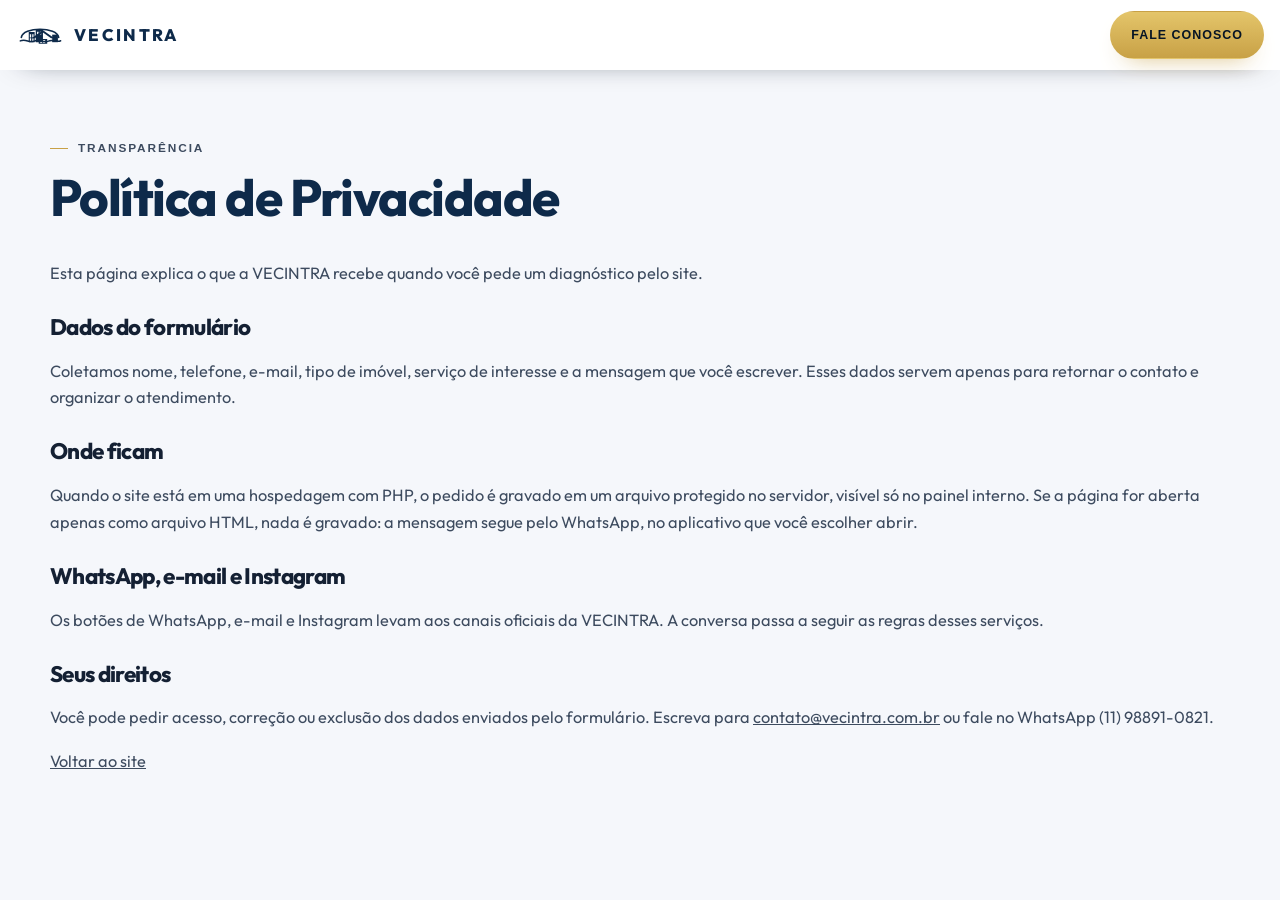
<file: privacidade.html>
<!DOCTYPE html>
<html lang="pt-BR">
<head>
  <meta charset="utf-8">
  <meta name="viewport" content="width=device-width, initial-scale=1">
  <title>Privacidade — VECINTRA</title>
  <link rel="icon" href="favicon.svg" type="image/svg+xml">
  <link href="https://fonts.googleapis.com/css2?family=Outfit:wght@400;600;700&display=swap" rel="stylesheet">
  <link rel="stylesheet" href="css/styles.css">
</head>
<body>
  <header class="header header--simple is-solid">
    <div class="header__inner">
      <a class="brand" href="index.html"><span class="mark"></span><strong>VECINTRA</strong></a>
      <a class="btn btn--gold" href="index.html#contato">Fale conosco</a>
    </div>
  </header>
  <main class="legal">
    <div class="wrap">
      <p class="eyebrow">Transparência</p>
      <h1>Política de Privacidade</h1>
      <p>Esta página explica o que a VECINTRA recebe quando você pede um diagnóstico pelo site.</p>
      <h2>Dados do formulário</h2>
      <p>Coletamos nome, telefone, e-mail, tipo de imóvel, serviço de interesse e a mensagem que você escrever. Esses dados servem apenas para retornar o contato e organizar o atendimento.</p>
      <h2>Onde ficam</h2>
      <p>Quando o site está em uma hospedagem com PHP, o pedido é gravado em um arquivo protegido no servidor, visível só no painel interno. Se a página for aberta apenas como arquivo HTML, nada é gravado: a mensagem segue pelo WhatsApp, no aplicativo que você escolher abrir.</p>
      <h2>WhatsApp, e-mail e Instagram</h2>
      <p>Os botões de WhatsApp, e-mail e Instagram levam aos canais oficiais da VECINTRA. A conversa passa a seguir as regras desses serviços.</p>
      <h2>Seus direitos</h2>
      <p>Você pode pedir acesso, correção ou exclusão dos dados enviados pelo formulário. Escreva para <a href="mailto:contato@vecintra.com.br">contato@vecintra.com.br</a> ou fale no WhatsApp (11) 98891-0821.</p>
      <p><a href="index.html">Voltar ao site</a></p>
    </div>
  </main>
</body>
</html>
</file>
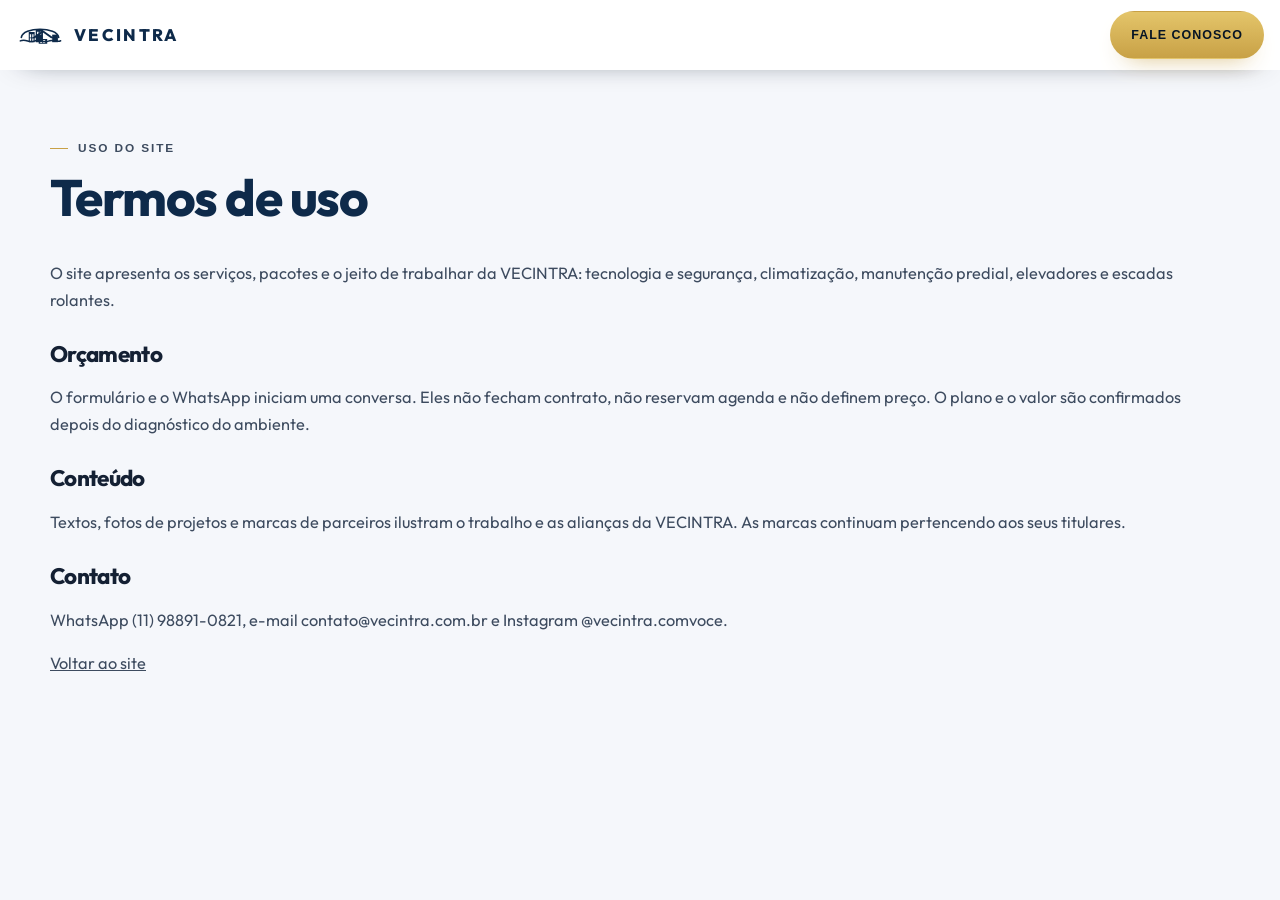
<file: termos.html>
<!DOCTYPE html>
<html lang="pt-BR">
<head>
  <meta charset="utf-8">
  <meta name="viewport" content="width=device-width, initial-scale=1">
  <title>Termos — VECINTRA</title>
  <link rel="icon" href="favicon.svg" type="image/svg+xml">
  <link href="https://fonts.googleapis.com/css2?family=Outfit:wght@400;600;700&display=swap" rel="stylesheet">
  <link rel="stylesheet" href="css/styles.css">
</head>
<body>
  <header class="header header--simple is-solid">
    <div class="header__inner">
      <a class="brand" href="index.html"><span class="mark"></span><strong>VECINTRA</strong></a>
      <a class="btn btn--gold" href="index.html#contato">Fale conosco</a>
    </div>
  </header>
  <main class="legal">
    <div class="wrap">
      <p class="eyebrow">Uso do site</p>
      <h1>Termos de uso</h1>
      <p>O site apresenta os serviços, pacotes e o jeito de trabalhar da VECINTRA: tecnologia e segurança, climatização, manutenção predial, elevadores e escadas rolantes.</p>
      <h2>Orçamento</h2>
      <p>O formulário e o WhatsApp iniciam uma conversa. Eles não fecham contrato, não reservam agenda e não definem preço. O plano e o valor são confirmados depois do diagnóstico do ambiente.</p>
      <h2>Conteúdo</h2>
      <p>Textos, fotos de projetos e marcas de parceiros ilustram o trabalho e as alianças da VECINTRA. As marcas continuam pertencendo aos seus titulares.</p>
      <h2>Contato</h2>
      <p>WhatsApp (11) 98891-0821, e-mail contato@vecintra.com.br e Instagram @vecintra.comvoce.</p>
      <p><a href="index.html">Voltar ao site</a></p>
    </div>
  </main>
</body>
</html>
</file>
<file: css/styles.css>
:root {
  --navy: #0e2a4a;
  --navy-deep: #071525;
  --navy-soft: #16365c;
  --ink: #142033;
  --slate: #3d4b5f;
  --muted: #64748b;
  --gold: #c8a146;
  --gold-2: #e4c56a;
  --gold-deep: #8d6b1f;
  --gold-soft: #fbf6ea;
  --canvas: #f5f7fb;
  --paper: #ffffff;
  --line: #e4e9f1;
  --shadow: 0 18px 40px -24px rgba(14, 42, 74, 0.45);
  --shadow-soft: 0 10px 28px -18px rgba(14, 42, 74, 0.35);
  --radius: 18px;
  --header: 78px;
  --max: 1180px;
  --font: "Outfit", "Segoe UI", sans-serif;
  --label: "Space Grotesk", "Segoe UI", sans-serif;
  --script: "Great Vibes", Georgia, cursive;
  --ease: cubic-bezier(0.22, 1, 0.36, 1);
}

*,
*::before,
*::after { box-sizing: border-box; }

html {
  scroll-behavior: smooth;
  scroll-padding-top: calc(var(--header) + 12px);
}

body {
  margin: 0;
  color: var(--ink);
  background: var(--canvas);
  font-family: var(--font);
  font-size: 1.02rem;
  line-height: 1.65;
  text-rendering: optimizeLegibility;
}

img { max-width: 100%; display: block; }
a { color: inherit; }
button, input, select, textarea { font: inherit; color: inherit; }
button { cursor: pointer; }

.skip {
  position: absolute;
  left: 16px;
  top: -40px;
  z-index: 80;
  background: var(--gold);
  color: var(--navy-deep);
  padding: 8px 12px;
  border-radius: 8px;
}
.skip:focus { top: 12px; }

.progress {
  position: fixed;
  top: 0;
  left: 0;
  height: 3px;
  width: 0;
  z-index: 70;
  background: linear-gradient(90deg, var(--gold), var(--gold-2));
  transform-origin: left center;
}

.wrap {
  width: min(var(--max), calc(100% - 40px));
  margin-inline: auto;
}

.eyebrow {
  display: inline-flex;
  align-items: center;
  gap: 10px;
  margin: 0 0 12px;
  color: var(--gold-deep);
  font-family: var(--label);
  font-size: 0.74rem;
  font-weight: 600;
  letter-spacing: 0.16em;
  text-transform: uppercase;
}
.eyebrow::before {
  content: "";
  width: 18px;
  height: 1px;
  background: var(--gold);
}

h1, h2, h3, p { margin-top: 0; }
h1, h2, h3 {
  font-weight: 750;
  letter-spacing: -0.03em;
  line-height: 1.08;
}

.section { padding: 96px 0; }
.section--mist { background: linear-gradient(180deg, #eef3f9 0%, #f7f9fc 100%); }
.section--paper { background: var(--paper); }
.section h2 {
  font-size: clamp(2rem, 4vw, 3.3rem);
  color: var(--navy);
  max-width: 16ch;
}
.lead {
  color: var(--slate);
  font-size: 1.08rem;
  max-width: 62ch;
}
.center { text-align: center; }
.center .eyebrow { justify-content: center; }
.center .eyebrow::before { display: none; }
.center h2, .center .lead { margin-inline: auto; }
.center h2 { max-width: 18ch; }

.js .reveal {
  opacity: 0;
  transform: translateY(28px);
  transition: opacity 0.9s var(--ease), transform 0.9s var(--ease);
  transition-delay: calc(var(--d, 0) * 80ms);
}
.js .reveal.is-in { opacity: 1; transform: none; }

.header {
  position: fixed;
  inset: 0 0 auto 0;
  z-index: 40;
  height: var(--header);
  display: flex;
  align-items: center;
  transition: background 0.35s var(--ease), box-shadow 0.35s var(--ease), height 0.35s var(--ease);
}
.header.is-solid {
  background: rgba(255, 255, 255, 0.92);
  backdrop-filter: blur(16px);
  box-shadow: 0 10px 30px -24px rgba(7, 21, 37, 0.8);
  height: 70px;
}
.header__inner {
  width: min(1280px, calc(100% - 32px));
  margin-inline: auto;
  display: flex;
  align-items: center;
  justify-content: space-between;
  gap: 20px;
}
.brand {
  display: flex;
  align-items: center;
  gap: 10px;
  text-decoration: none;
  color: white;
  z-index: 2;
}
.header.is-solid .brand,
.header.is-open .brand { color: var(--navy); }
.mark {
  display: block;
  width: 48px;
  height: 30px;
  background: currentColor;
  flex: none;
  -webkit-mask: url("../assets/logo.svg") center / contain no-repeat;
  mask: url("../assets/logo.svg") center / contain no-repeat;
}
.mark--lg { width: 128px; height: 78px; margin-inline: auto; }
.brand strong {
  font-size: 1.05rem;
  letter-spacing: 0.14em;
  font-weight: 800;
}
.nav {
  display: flex;
  align-items: center;
  gap: 18px;
}
.nav a {
  text-decoration: none;
  color: rgba(255, 255, 255, 0.86);
  font-family: var(--label);
  font-size: 0.72rem;
  font-weight: 600;
  letter-spacing: 0.08em;
  text-transform: uppercase;
}
.header.is-solid .nav a,
.header.is-open .nav a { color: var(--slate); }
.nav a:hover { color: var(--gold-2); }
.header.is-solid .nav a:hover { color: var(--navy); }

.btn {
  display: inline-flex;
  align-items: center;
  justify-content: center;
  gap: 8px;
  min-height: 48px;
  padding: 0 20px;
  border-radius: 999px;
  border: 1px solid transparent;
  text-decoration: none;
  font-family: var(--label);
  font-size: 0.78rem;
  font-weight: 700;
  letter-spacing: 0.08em;
  text-transform: uppercase;
  transition: transform 0.35s var(--ease), background 0.35s var(--ease), box-shadow 0.35s var(--ease), color 0.35s;
}
.btn:hover { transform: translateY(-2px); }
.btn--gold {
  background: linear-gradient(180deg, var(--gold-2), var(--gold));
  color: var(--navy-deep);
  box-shadow: 0 12px 24px -16px rgba(200, 161, 70, 0.9);
}
.btn--gold:hover { box-shadow: 0 18px 30px -16px rgba(200, 161, 70, 1); }
.btn--ghost {
  background: transparent;
  color: white;
  border-color: rgba(255, 255, 255, 0.45);
}
.btn--ghost:hover { background: rgba(255, 255, 255, 0.1); }
.btn--navy { background: var(--navy); color: white; }
.btn--navy:hover { background: var(--navy-soft); }
.btn--line {
  background: transparent;
  color: var(--navy);
  border-color: rgba(14, 42, 74, 0.2);
}
.btn--block { width: 100%; }

.menu-btn {
  display: none;
  width: 46px;
  height: 46px;
  border-radius: 50%;
  border: 1px solid rgba(255, 255, 255, 0.35);
  background: transparent;
  position: relative;
  z-index: 2;
}
.header.is-solid .menu-btn,
.header.is-open .menu-btn { border-color: rgba(14, 42, 74, 0.2); }
.menu-btn span,
.menu-btn span::before,
.menu-btn span::after {
  display: block;
  width: 16px;
  height: 1.5px;
  background: white;
  position: relative;
}
.header.is-solid .menu-btn span,
.header.is-solid .menu-btn span::before,
.header.is-solid .menu-btn span::after,
.header.is-open .menu-btn span,
.header.is-open .menu-btn span::before,
.header.is-open .menu-btn span::after { background: var(--navy); }
.menu-btn span::before,
.menu-btn span::after {
  content: "";
  position: absolute;
  left: 0;
}
.menu-btn span::before { top: -6px; }
.menu-btn span::after { top: 6px; }
.header.is-open .menu-btn span { background: transparent; }
.header.is-open .menu-btn span::before { top: 0; transform: rotate(45deg); }
.header.is-open .menu-btn span::after { top: 0; transform: rotate(-45deg); }

.hero {
  position: relative;
  min-height: 100svh;
  color: white;
  display: flex;
  align-items: flex-end;
  overflow: hidden;
  background: var(--navy-deep);
}
.hero__media,
.hero__media img {
  position: absolute;
  inset: 0;
  width: 100%;
  height: 100%;
  object-fit: cover;
}
.hero__media img {
  animation: drift 28s ease-in-out alternate infinite;
  transform-origin: center;
}
@keyframes drift {
  from { transform: scale(1.06); }
  to { transform: scale(1.14) translate3d(-1.5%, -1%, 0); }
}
.hero__shade {
  position: absolute;
  inset: 0;
  background:
    linear-gradient(90deg, rgba(7, 21, 37, 0.88) 0%, rgba(7, 21, 37, 0.55) 48%, rgba(7, 21, 37, 0.28) 100%),
    linear-gradient(180deg, rgba(7, 21, 37, 0.25), rgba(7, 21, 37, 0.55));
}
.hero__content {
  position: relative;
  z-index: 1;
  width: min(1280px, calc(100% - 48px));
  margin: 0 auto 72px;
  padding-top: 140px;
}
.hero .eyebrow { color: var(--gold-2); }
.hero h1 {
  margin: 0 0 18px;
  max-width: 12ch;
  font-size: clamp(3rem, 7vw, 5.6rem);
  font-weight: 800;
  letter-spacing: -0.045em;
}
.hero h1 em {
  font-style: normal;
  color: var(--gold-2);
}
.hero__text {
  max-width: 46ch;
  color: rgba(255, 255, 255, 0.82);
  font-size: 1.15rem;
}
.hero__actions {
  display: flex;
  flex-wrap: wrap;
  gap: 12px;
  margin: 28px 0 36px;
}
.hero__facts {
  display: grid;
  grid-template-columns: repeat(4, minmax(0, 1fr));
  gap: 10px;
  margin: 0;
  padding: 0;
  list-style: none;
  max-width: 860px;
}
.hero__facts li {
  padding: 14px 16px;
  border: 1px solid rgba(255, 255, 255, 0.16);
  background: rgba(255, 255, 255, 0.06);
  backdrop-filter: blur(10px);
  border-radius: 14px;
}
.hero__facts strong {
  display: block;
  font-size: 0.95rem;
  letter-spacing: -0.02em;
}
.hero__facts span {
  color: rgba(255, 255, 255, 0.7);
  font-size: 0.86rem;
}

.split {
  display: grid;
  grid-template-columns: 1.05fr 0.95fr;
  gap: 64px;
  align-items: center;
}
.frame {
  position: relative;
}
.frame img {
  width: 100%;
  height: 520px;
  object-fit: cover;
  border-radius: 28px 80px 28px 28px;
  box-shadow: var(--shadow);
}
.frame::after {
  content: "Engenharia e cuidado";
  position: absolute;
  left: 24px;
  bottom: 24px;
  padding: 10px 14px;
  border-radius: 999px;
  background: rgba(255, 255, 255, 0.92);
  color: var(--navy);
  font-family: var(--label);
  font-size: 0.72rem;
  letter-spacing: 0.12em;
  text-transform: uppercase;
}
.values {
  display: grid;
  grid-template-columns: repeat(3, 1fr);
  gap: 16px;
  margin-top: 56px;
}
.value {
  background: var(--paper);
  border: 1px solid var(--line);
  border-radius: var(--radius);
  padding: 26px 24px 28px;
  box-shadow: var(--shadow-soft);
  min-height: 100%;
}
.value h3 {
  margin: 0 0 10px;
  font-size: 1.25rem;
  color: var(--navy);
}
.value p { margin: 0; color: var(--slate); }

.services {
  display: grid;
  grid-template-columns: 1.35fr 1fr 1fr;
  gap: 16px;
}
.service {
  background: var(--paper);
  border-radius: 22px;
  padding: 28px;
  border: 1px solid rgba(14, 42, 74, 0.06);
  box-shadow: var(--shadow-soft);
  display: flex;
  flex-direction: column;
  min-height: 250px;
  transition: transform 0.4s var(--ease), box-shadow 0.4s var(--ease);
}
.service:first-child {
  grid-row: span 2;
  background:
    linear-gradient(180deg, rgba(7, 21, 37, 0.18), rgba(7, 21, 37, 0.78)),
    url("../assets/projeto-rede.jpg") center/cover;
  color: white;
  min-height: 520px;
}
.service:hover { transform: translateY(-6px); box-shadow: var(--shadow); }
.service__index {
  font-family: var(--label);
  letter-spacing: 0.14em;
  font-size: 0.72rem;
  color: var(--gold-deep);
}
.service:first-child .service__index { color: var(--gold-2); }
.service h3 {
  margin: 14px 0 10px;
  font-size: 1.55rem;
  color: var(--navy);
}
.service:first-child h3 { color: white; font-size: 2.2rem; max-width: 12ch; }
.service p { margin: 0; color: var(--slate); }
.service:first-child p { color: rgba(255, 255, 255, 0.84); margin-top: auto; font-size: 1.08rem; }

.gallery {
  display: grid;
  grid-template-columns: 1.35fr 1fr 1fr;
  grid-template-areas:
    "a b c"
    "a d e"
    "f g g"
    "h h i";
  grid-auto-rows: 220px;
  gap: 14px;
}
.shot:nth-child(1) { grid-area: a; }
.shot:nth-child(2) { grid-area: b; }
.shot:nth-child(3) { grid-area: c; }
.shot:nth-child(4) { grid-area: d; }
.shot:nth-child(5) { grid-area: e; }
.shot:nth-child(6) { grid-area: f; }
.shot:nth-child(7) { grid-area: g; }
.shot:nth-child(8) { grid-area: h; }
.shot:nth-child(9) { grid-area: i; }
.shot {
  position: relative;
  padding: 0;
  border: 0;
  overflow: hidden;
  border-radius: 18px;
  background: var(--navy);
  cursor: zoom-in;
}
.shot img {
  width: 100%;
  height: 100%;
  object-fit: cover;
  transition: transform 0.8s var(--ease);
}
.shot:hover img { transform: scale(1.06); }
.shot figcaption,
.shot span {
  position: absolute;
  left: 12px;
  right: 12px;
  bottom: 12px;
  padding: 8px 12px;
  border-radius: 999px;
  background: rgba(7, 21, 37, 0.72);
  color: white;
  text-align: left;
  font-size: 0.86rem;
  backdrop-filter: blur(8px);
}

.eleva {
  display: grid;
  grid-template-columns: 0.9fr 1.1fr;
  min-height: 640px;
  background: var(--paper);
}
.eleva__copy {
  padding: 88px 56px;
  display: flex;
  flex-direction: column;
  justify-content: center;
}
.eleva__copy h2 span { color: #9aa8ba; font-weight: 500; }
.eleva__photos {
  display: grid;
  grid-template-columns: 0.8fr 1.2fr;
  gap: 12px;
  padding: 24px;
  background:
    linear-gradient(180deg, var(--navy) 0 46%, var(--navy-deep) 46% 100%);
}
.eleva__photos img {
  width: 100%;
  height: 100%;
  object-fit: cover;
  border-radius: 18px;
  min-height: 240px;
}
.eleva__photos img:first-child { border-radius: 18px 70px 18px 18px; }
.plans {
  display: grid;
  grid-template-columns: repeat(3, 1fr);
  gap: 16px;
  margin-top: 28px;
}
.plan {
  position: relative;
  background: var(--paper);
  border: 1px solid var(--line);
  border-radius: 22px;
  padding: 28px 24px 24px;
  box-shadow: var(--shadow-soft);
  display: flex;
  flex-direction: column;
  overflow: hidden;
}
.plan::after {
  content: "";
  position: absolute;
  right: -30px;
  bottom: -30px;
  width: 90px;
  height: 90px;
  border-radius: 24px;
  background: linear-gradient(135deg, transparent 40%, rgba(14, 42, 74, 0.08));
  transform: rotate(18deg);
}
.plan--gold {
  background: linear-gradient(180deg, #fffdf8, #fff);
  border-color: rgba(200, 161, 70, 0.55);
  box-shadow: 0 24px 40px -28px rgba(141, 107, 31, 0.7);
  transform: translateY(-10px);
}
.plan--gold::before {
  content: "";
  position: absolute;
  inset: 0 0 auto 0;
  height: 4px;
  background: linear-gradient(90deg, var(--gold), var(--gold-2));
}
.seal {
  align-self: flex-start;
  margin-bottom: 12px;
  padding: 5px 10px;
  border-radius: 999px;
  background: var(--gold);
  color: var(--navy-deep);
  font-family: var(--label);
  font-size: 0.68rem;
  letter-spacing: 0.12em;
  text-transform: uppercase;
}
.plan h3 { margin: 0 0 8px; color: var(--navy); font-size: 1.45rem; }
.plan p { color: var(--slate); margin-bottom: 16px; }
.plan ul { margin: 0 0 22px; padding: 0; list-style: none; }
.plan li {
  position: relative;
  padding-left: 18px;
  margin: 8px 0;
  color: var(--ink);
}
.plan li::before {
  content: "";
  position: absolute;
  left: 0;
  top: 0.55em;
  width: 7px;
  height: 7px;
  border-radius: 50%;
  background: var(--gold);
}

.steps {
  display: grid;
  grid-template-columns: repeat(3, 1fr);
  gap: 18px;
  margin: 36px 0;
  padding: 0;
  list-style: none;
  counter-reset: step;
}
.steps li {
  background: var(--paper);
  border-radius: 22px;
  padding: 26px;
  border: 1px solid var(--line);
  box-shadow: var(--shadow-soft);
}
.steps__n {
  display: grid;
  place-items: center;
  width: 48px;
  height: 48px;
  margin-bottom: 16px;
  border-radius: 50%;
  background: var(--navy);
  color: var(--gold-2);
  font-family: var(--label);
  letter-spacing: 0.08em;
}
.steps h3 { margin: 0 0 8px; color: var(--navy); }
.steps p { margin: 0; color: var(--slate); }
.process-photos {
  display: grid;
  grid-template-columns: 1.2fr 1fr 0.8fr;
  gap: 14px;
}
.process-photos img {
  width: 100%;
  height: 280px;
  object-fit: cover;
  border-radius: 20px;
}
.support {
  margin-top: 22px;
  display: flex;
  justify-content: space-between;
  gap: 24px;
  align-items: center;
  padding: 28px;
  border-radius: 22px;
  background: var(--navy);
  color: white;
}
.support p { margin: 8px 0 0; color: rgba(255, 255, 255, 0.78); max-width: 70ch; }
.support h3 { margin: 0; }

.band {
  position: relative;
  min-height: 560px;
  display: grid;
  align-items: end;
  background: var(--navy-deep);
}
.band img {
  position: absolute;
  inset: 0;
  width: 100%;
  height: 100%;
  object-fit: cover;
  object-position: center 20%;
}
.band__shade {
  position: absolute;
  inset: 0;
  background: linear-gradient(180deg, rgba(7, 21, 37, 0.05), rgba(7, 21, 37, 0.78));
}
.band__card {
  position: relative;
  width: min(760px, calc(100% - 40px));
  margin: 0 auto 40px;
  padding: 32px;
  border-radius: 24px;
  background: rgba(255, 255, 255, 0.94);
  box-shadow: var(--shadow);
}
.band__card h2 { margin-bottom: 10px; }
.band__card p { margin: 0; color: var(--slate); }

.why {
  display: grid;
  grid-template-columns: 1.05fr 0.95fr;
  gap: 36px;
  align-items: center;
}
.why img {
  width: 100%;
  height: 520px;
  object-fit: cover;
  object-position: center 15%;
  border-radius: 28px;
}
.why__list { display: grid; gap: 12px; }
.why article {
  padding: 18px 18px 18px 20px;
  border-left: 3px solid var(--gold);
  background: var(--paper);
  border-radius: 0 16px 16px 0;
}
.why h3 { margin: 0 0 4px; font-size: 1.15rem; color: var(--navy); }
.why p { margin: 0; color: var(--slate); }

.quotes {
  display: grid;
  grid-template-columns: repeat(3, 1fr);
  gap: 16px;
}
.quote {
  margin: 0;
  padding: 26px;
  background: var(--paper);
  border-radius: 24px;
  box-shadow: var(--shadow-soft);
  display: flex;
  flex-direction: column;
  gap: 16px;
}
.quote img {
  width: 84px;
  height: 84px;
  object-fit: cover;
  border-radius: 22px;
}
.stars { color: var(--gold); letter-spacing: 2px; }
.quote blockquote { margin: 0; color: var(--slate); }
.quote figcaption { margin-top: auto; }
.quote strong { display: block; color: var(--navy); }
.quote span {
  font-family: var(--label);
  font-size: 0.75rem;
  letter-spacing: 0.1em;
  text-transform: uppercase;
  color: var(--gold-deep);
}

.partners {
  display: grid;
  grid-template-columns: repeat(4, 1fr);
  gap: 14px;
}
.partners li {
  list-style: none;
  margin: 0;
  background: white;
  border-radius: 16px;
  min-height: 132px;
  display: grid;
  place-items: center;
  padding: 16px 18px;
  border: 1px solid var(--line);
  transition: transform 0.35s var(--ease);
}
.partners { padding: 0; }
.partners li:hover { transform: translateY(-4px); }
.partners img {
  max-height: 78px;
  width: auto;
  max-width: 100%;
  object-fit: contain;
}

.signature {
  position: relative;
  min-height: 460px;
  display: grid;
  place-items: center;
  color: white;
  text-align: center;
  overflow: hidden;
}
.signature img {
  position: absolute;
  inset: 0;
  width: 100%;
  height: 100%;
  object-fit: cover;
}
.signature__shade {
  position: absolute;
  inset: 0;
  background: rgba(7, 21, 37, 0.62);
}
.signature__inner { position: relative; padding: 48px 20px; }
.signature svg { width: 120px; height: 72px; margin: 0 auto 8px; }
.signature em {
  display: block;
  font-family: var(--script);
  font-style: normal;
  font-size: clamp(2.6rem, 5vw, 4.2rem);
  font-weight: 400;
}

.contact {
  display: grid;
  grid-template-columns: 0.85fr 1.15fr;
  gap: 28px;
  align-items: start;
}
.channels { display: grid; gap: 12px; margin: 22px 0; }
.channel {
  display: flex;
  gap: 14px;
  align-items: center;
  padding: 16px;
  text-decoration: none;
  background: var(--paper);
  border-radius: 16px;
  border: 1px solid var(--line);
  transition: transform 0.3s var(--ease);
}
.channel:hover { transform: translateX(4px); }
.channel i {
  width: 46px;
  height: 46px;
  border-radius: 14px;
  display: grid;
  place-items: center;
  background: var(--navy);
  color: var(--gold-2);
  font-style: normal;
  font-family: var(--label);
  font-size: 0.72rem;
}
.channel strong { display: block; color: var(--navy); }
.channel span { color: var(--muted); font-size: 0.92rem; }
.qr {
  display: flex;
  gap: 16px;
  align-items: center;
  margin-top: 8px;
}
.qr img {
  width: 112px;
  height: 112px;
  object-fit: contain;
  background: white;
  border-radius: 12px;
  border: 1px solid var(--line);
}
.qr p { margin: 0; color: var(--slate); font-size: 0.95rem; }

.form {
  background: var(--paper);
  border-radius: 28px;
  padding: 32px;
  box-shadow: var(--shadow);
  border: 1px solid rgba(14, 42, 74, 0.05);
}
.form h3 { margin: 0 0 6px; color: var(--navy); font-size: 1.8rem; }
.grid-2 { display: grid; grid-template-columns: 1fr 1fr; gap: 12px; }
label { display: grid; gap: 6px; margin-bottom: 12px; }
label span {
  font-family: var(--label);
  font-size: 0.72rem;
  letter-spacing: 0.08em;
  text-transform: uppercase;
  color: var(--navy);
}
input, select, textarea {
  width: 100%;
  min-height: 48px;
  padding: 12px 14px;
  border-radius: 12px;
  border: 1px solid #d5deea;
  background: #fbfcfe;
  outline: none;
  transition: border 0.2s, box-shadow 0.2s;
}
textarea { min-height: 120px; resize: vertical; }
input:focus, select:focus, textarea:focus {
  border-color: var(--navy);
  box-shadow: 0 0 0 4px rgba(200, 161, 70, 0.25);
  background: white;
}
.hp { position: absolute; left: -9999px; opacity: 0; }
.form__note { color: var(--muted); font-size: 0.88rem; }
.form__note a { color: var(--navy); }
.form__error {
  display: none;
  margin: 0 0 12px;
  color: #9f1239;
  background: #fff1f2;
  border-radius: 10px;
  padding: 10px 12px;
}
.form__error.is-on { display: block; }
.success {
  display: none;
  text-align: center;
  padding: 18px 8px 6px;
}
.success.is-on { display: block; }
.success h3 { color: var(--navy); }
.form.is-done .fields { display: none; }

.footer {
  background: var(--navy-deep);
  color: rgba(255, 255, 255, 0.78);
  padding: 56px 0 28px;
}
.footer__grid {
  display: grid;
  grid-template-columns: 1.4fr 1fr 1fr;
  gap: 28px;
  padding-bottom: 28px;
}
.footer .brand { color: white; margin-bottom: 10px; }
.footer a { color: white; text-decoration: none; }
.footer h3 {
  margin: 0 0 12px;
  color: var(--gold-2);
  font-family: var(--label);
  font-size: 0.75rem;
  letter-spacing: 0.14em;
  text-transform: uppercase;
}
.footer ul { margin: 0; padding: 0; list-style: none; display: grid; gap: 8px; }
.footer__base {
  border-top: 1px solid rgba(255, 255, 255, 0.1);
  padding-top: 16px;
  display: flex;
  justify-content: space-between;
  gap: 12px;
  font-size: 0.9rem;
}

.wa {
  position: fixed;
  right: 18px;
  bottom: 18px;
  z-index: 35;
  display: flex;
  align-items: center;
  gap: 8px;
  min-width: 56px;
  min-height: 56px;
  padding: 0 16px;
  border-radius: 999px;
  background: #1fa855;
  color: white;
  text-decoration: none;
  font-family: var(--label);
  letter-spacing: 0.06em;
  text-transform: uppercase;
  font-size: 0.75rem;
  box-shadow: 0 16px 30px -18px rgba(7, 21, 37, 0.9);
}
.wa::before {
  content: "";
  width: 22px;
  height: 22px;
  background: currentColor;
  -webkit-mask: url("data:image/svg+xml,%3Csvg xmlns='http://www.w3.org/2000/svg' viewBox='0 0 24 24'%3E%3Cpath fill='black' d='M12 3a9 9 0 0 0-7.8 13.5L3 21l4.7-1.2A9 9 0 1 0 12 3zm0 2a7 7 0 0 1 0 14c-1.1 0-2.2-.3-3.1-.8l-.4-.2-2.8.7.7-2.7-.2-.4A7 7 0 0 1 12 5z'/%3E%3C/svg%3E") center / contain no-repeat;
  mask: url("data:image/svg+xml,%3Csvg xmlns='http://www.w3.org/2000/svg' viewBox='0 0 24 24'%3E%3Cpath fill='black' d='M12 3a9 9 0 0 0-7.8 13.5L3 21l4.7-1.2A9 9 0 1 0 12 3zm0 2a7 7 0 0 1 0 14c-1.1 0-2.2-.3-3.1-.8l-.4-.2-2.8.7.7-2.7-.2-.4A7 7 0 0 1 12 5z'/%3E%3C/svg%3E") center / contain no-repeat;
}
.wa:hover { transform: translateY(-2px); }

.lightbox {
  width: min(1100px, calc(100% - 32px));
  border: 0;
  padding: 0;
  background: transparent;
}
.lightbox::backdrop { background: rgba(7, 21, 37, 0.86); }
.lightbox img {
  width: 100%;
  max-height: 78vh;
  object-fit: contain;
  border-radius: 16px;
  background: #0b1624;
}
.lightbox figcaption { color: white; text-align: center; margin-top: 10px; }
.lightbox__close, .lightbox__nav {
  position: absolute;
  border: 0;
  background: white;
  color: var(--navy);
  width: 42px;
  height: 42px;
  border-radius: 50%;
}
.lightbox__close { top: 8px; right: 8px; }
.lightbox__nav { top: 46%; }
.lightbox__nav--prev { left: 8px; }
.lightbox__nav--next { right: 8px; }

.loader {
  position: fixed;
  inset: 0;
  z-index: 80;
  display: grid;
  place-items: center;
  background: var(--navy-deep);
  color: white;
  transition: opacity 0.5s var(--ease), visibility 0.5s;
}
.loader.is-off { opacity: 0; visibility: hidden; }
.loader svg { width: 120px; height: 74px; }
.loader strong {
  display: block;
  text-align: center;
  letter-spacing: 0.22em;
  margin-top: 8px;
}

.legal { padding: 130px 0 80px; }
.legal h1 { color: var(--navy); font-size: clamp(2.2rem, 4vw, 3.4rem); }
.legal h2 { font-size: 1.4rem; margin-top: 28px; }
.legal p, .legal li { color: var(--slate); }

@media (max-width: 1100px) {
  .nav { display: none; }
  .header.is-open .nav {
    display: flex;
    flex-direction: column;
    align-items: flex-start;
    position: fixed;
    inset: 0;
    z-index: 1;
    background: #ffffff;
    padding: 110px 32px 32px;
    gap: 22px;
  }
  .header.is-open .nav a { font-size: 1.2rem; color: var(--navy); }
  .menu-btn { display: grid; place-items: center; }
  .header__cta { display: none; }
  .header--simple .header__cta { display: inline-flex; }
  .services, .gallery, .quotes, .partners, .values, .steps, .plans { grid-template-columns: 1fr 1fr; }
  .service:first-child { grid-row: auto; min-height: 360px; }
  .gallery { grid-template-areas: none; grid-auto-rows: 220px; }
  .shot:nth-child(n) { grid-area: auto; }
  .split, .why, .contact, .eleva, .footer__grid { grid-template-columns: 1fr; }
  .eleva__copy { padding: 64px 24px 20px; }
  .plan--gold { transform: none; }
  .hero__facts { grid-template-columns: 1fr 1fr; }
}

@media (max-width: 720px) {
  .wrap { width: min(var(--max), calc(100% - 28px)); }
  .section { padding: 72px 0; }
  .services, .gallery, .quotes, .partners, .values, .steps, .plans, .process-photos, .hero__facts, .grid-2, .footer__base {
    grid-template-columns: 1fr;
  }
  .gallery { grid-auto-rows: 240px; }
  .partners { grid-template-columns: 1fr 1fr; }
  .frame img, .why img, .process-photos img { height: 280px; }
  .wa { width: 58px; padding: 0; justify-content: center; }
  .support, .footer__base { flex-direction: column; align-items: flex-start; }
  .hero__content { width: min(1280px, calc(100% - 28px)); margin-bottom: 28px; }
  .form { padding: 22px; }
  .wa span { display: none; }
}

@media (prefers-reduced-motion: reduce) {
  html { scroll-behavior: auto; }
  .js .reveal { opacity: 1; transform: none; transition: none; }
  .hero__media img { animation: none; }
  .btn:hover, .service:hover, .shot:hover img, .partners li:hover, .channel:hover { transform: none; }
}
</file>
